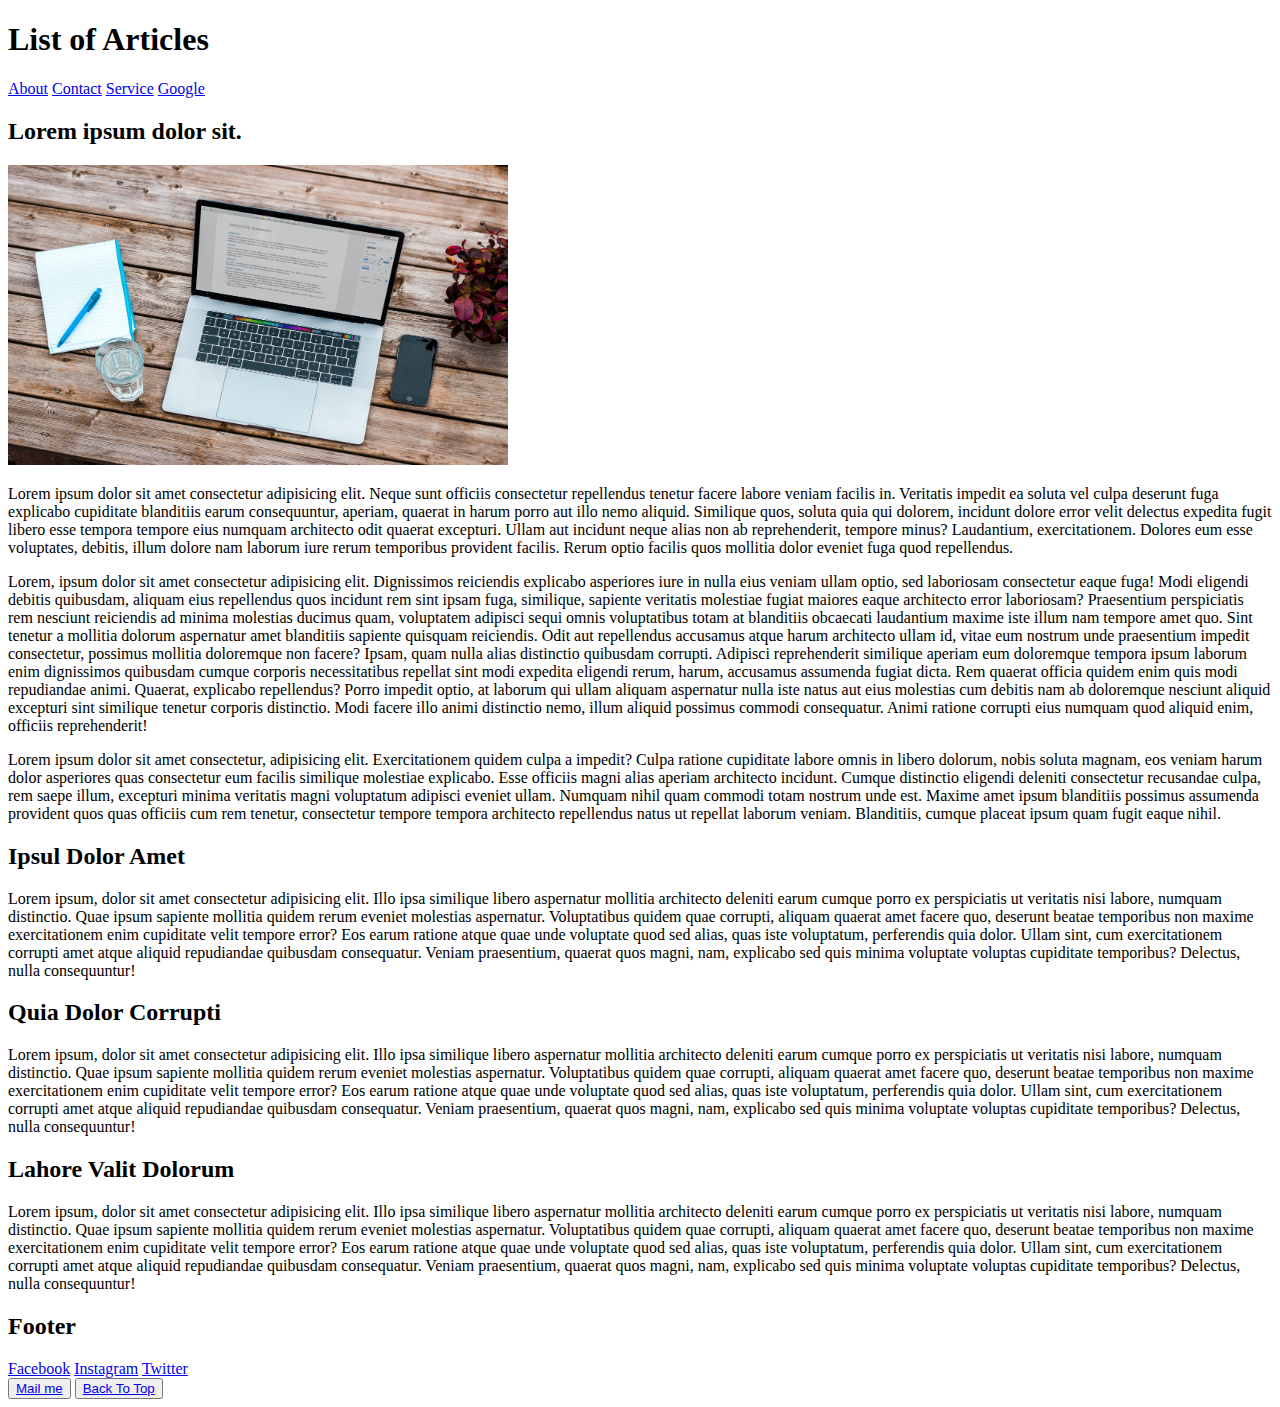
<file: block-BHaaak/index.html>
<!DOCTYPE html>
<html lang="en">
  <head>
    <meta charset="UTF-8" />
    <meta http-equiv="X-UA-Compatible" content="IE=edge" />
    <meta name="viewport" content="width=device-width, initial-scale=1.0" />
    <title>Assignment level-1</title>
  </head>
  <body id="top">
    <header>
      <div>
        <h1>List of Articles</h1>
        <nav>
          <a href="./about.html">About</a>
          <a href="./contact.html">Contact</a>
          <a href="./service.html">Service</a>
          <a href="https://google.com" target="_blank">Google</a>
        </nav>
      </div>
    </header>
    <main>
      <section>
        <article>
          <h2>Lorem ipsum dolor sit.</h2>
          <img
            src="./assets/media/bram-naus-n8Qb1ZAkK88-unsplash.jpg"
            alt="profile"
            width="500"
            height="300"
          />
          <p>
            Lorem ipsum dolor sit amet consectetur adipisicing elit. Neque sunt
            officiis consectetur repellendus tenetur facere labore veniam
            facilis in. Veritatis impedit ea soluta vel culpa deserunt fuga
            explicabo cupiditate blanditiis earum consequuntur, aperiam, quaerat
            in harum porro aut illo nemo aliquid. Similique quos, soluta quia
            qui dolorem, incidunt dolore error velit delectus expedita fugit
            libero esse tempora tempore eius numquam architecto odit quaerat
            excepturi. Ullam aut incidunt neque alias non ab reprehenderit,
            tempore minus? Laudantium, exercitationem. Dolores eum esse
            voluptates, debitis, illum dolore nam laborum iure rerum temporibus
            provident facilis. Rerum optio facilis quos mollitia dolor eveniet
            fuga quod repellendus.
          </p>
          <p>
            Lorem, ipsum dolor sit amet consectetur adipisicing elit.
            Dignissimos reiciendis explicabo asperiores iure in nulla eius
            veniam ullam optio, sed laboriosam consectetur eaque fuga! Modi
            eligendi debitis quibusdam, aliquam eius repellendus quos incidunt
            rem sint ipsam fuga, similique, sapiente veritatis molestiae fugiat
            maiores eaque architecto error laboriosam? Praesentium perspiciatis
            rem nesciunt reiciendis ad minima molestias ducimus quam, voluptatem
            adipisci sequi omnis voluptatibus totam at blanditiis obcaecati
            laudantium maxime iste illum nam tempore amet quo. Sint tenetur a
            mollitia dolorum aspernatur amet blanditiis sapiente quisquam
            reiciendis. Odit aut repellendus accusamus atque harum architecto
            ullam id, vitae eum nostrum unde praesentium impedit consectetur,
            possimus mollitia doloremque non facere? Ipsam, quam nulla alias
            distinctio quibusdam corrupti. Adipisci reprehenderit similique
            aperiam eum doloremque tempora ipsum laborum enim dignissimos
            quibusdam cumque corporis necessitatibus repellat sint modi expedita
            eligendi rerum, harum, accusamus assumenda fugiat dicta. Rem quaerat
            officia quidem enim quis modi repudiandae animi. Quaerat, explicabo
            repellendus? Porro impedit optio, at laborum qui ullam aliquam
            aspernatur nulla iste natus aut eius molestias cum debitis nam ab
            doloremque nesciunt aliquid excepturi sint similique tenetur
            corporis distinctio. Modi facere illo animi distinctio nemo, illum
            aliquid possimus commodi consequatur. Animi ratione corrupti eius
            numquam quod aliquid enim, officiis reprehenderit!
          </p>
          <p>
            Lorem ipsum dolor sit amet consectetur, adipisicing elit.
            Exercitationem quidem culpa a impedit? Culpa ratione cupiditate
            labore omnis in libero dolorum, nobis soluta magnam, eos veniam
            harum dolor asperiores quas consectetur eum facilis similique
            molestiae explicabo. Esse officiis magni alias aperiam architecto
            incidunt. Cumque distinctio eligendi deleniti consectetur recusandae
            culpa, rem saepe illum, excepturi minima veritatis magni voluptatum
            adipisci eveniet ullam. Numquam nihil quam commodi totam nostrum
            unde est. Maxime amet ipsum blanditiis possimus assumenda provident
            quos quas officiis cum rem tenetur, consectetur tempore tempora
            architecto repellendus natus ut repellat laborum veniam. Blanditiis,
            cumque placeat ipsum quam fugit eaque nihil.
          </p>
          <h2>Ipsul Dolor Amet</h2>
          <p>
            Lorem ipsum, dolor sit amet consectetur adipisicing elit. Illo ipsa
            similique libero aspernatur mollitia architecto deleniti earum
            cumque porro ex perspiciatis ut veritatis nisi labore, numquam
            distinctio. Quae ipsum sapiente mollitia quidem rerum eveniet
            molestias aspernatur. Voluptatibus quidem quae corrupti, aliquam
            quaerat amet facere quo, deserunt beatae temporibus non maxime
            exercitationem enim cupiditate velit tempore error? Eos earum
            ratione atque quae unde voluptate quod sed alias, quas iste
            voluptatum, perferendis quia dolor. Ullam sint, cum exercitationem
            corrupti amet atque aliquid repudiandae quibusdam consequatur.
            Veniam praesentium, quaerat quos magni, nam, explicabo sed quis
            minima voluptate voluptas cupiditate temporibus? Delectus, nulla
            consequuntur!
          </p>
          <h2>Quia Dolor Corrupti</h2>
          <p>
            Lorem ipsum, dolor sit amet consectetur adipisicing elit. Illo ipsa
            similique libero aspernatur mollitia architecto deleniti earum
            cumque porro ex perspiciatis ut veritatis nisi labore, numquam
            distinctio. Quae ipsum sapiente mollitia quidem rerum eveniet
            molestias aspernatur. Voluptatibus quidem quae corrupti, aliquam
            quaerat amet facere quo, deserunt beatae temporibus non maxime
            exercitationem enim cupiditate velit tempore error? Eos earum
            ratione atque quae unde voluptate quod sed alias, quas iste
            voluptatum, perferendis quia dolor. Ullam sint, cum exercitationem
            corrupti amet atque aliquid repudiandae quibusdam consequatur.
            Veniam praesentium, quaerat quos magni, nam, explicabo sed quis
            minima voluptate voluptas cupiditate temporibus? Delectus, nulla
            consequuntur!
          </p>
          <h2>Lahore Valit Dolorum</h2>
          <p>
            Lorem ipsum, dolor sit amet consectetur adipisicing elit. Illo ipsa
            similique libero aspernatur mollitia architecto deleniti earum
            cumque porro ex perspiciatis ut veritatis nisi labore, numquam
            distinctio. Quae ipsum sapiente mollitia quidem rerum eveniet
            molestias aspernatur. Voluptatibus quidem quae corrupti, aliquam
            quaerat amet facere quo, deserunt beatae temporibus non maxime
            exercitationem enim cupiditate velit tempore error? Eos earum
            ratione atque quae unde voluptate quod sed alias, quas iste
            voluptatum, perferendis quia dolor. Ullam sint, cum exercitationem
            corrupti amet atque aliquid repudiandae quibusdam consequatur.
            Veniam praesentium, quaerat quos magni, nam, explicabo sed quis
            minima voluptate voluptas cupiditate temporibus? Delectus, nulla
            consequuntur!
          </p>
        </article>
      </section>
    </main>
    <footer>
      <h2>Footer</h2>
      <nav>
        <a href="https://www.facebook.com/" target="_blank">Facebook</a>
        <a href="https://www.instagram.com/" target="_blank">Instagram</a>
        <a href="https://twitter.com/home" target="_blank">Twitter</a>
      </nav>
      <div>
        <button>
          <a
            href="mailto:xyz@example.com?subject=Reacching%20Out&body=How%20Are%20You?"
            >Mail me</a
          >
        </button>
        <button><a href="#Top">Back To Top</a></button>
      </div>
    </footer>
  </body>
</html>
</file>
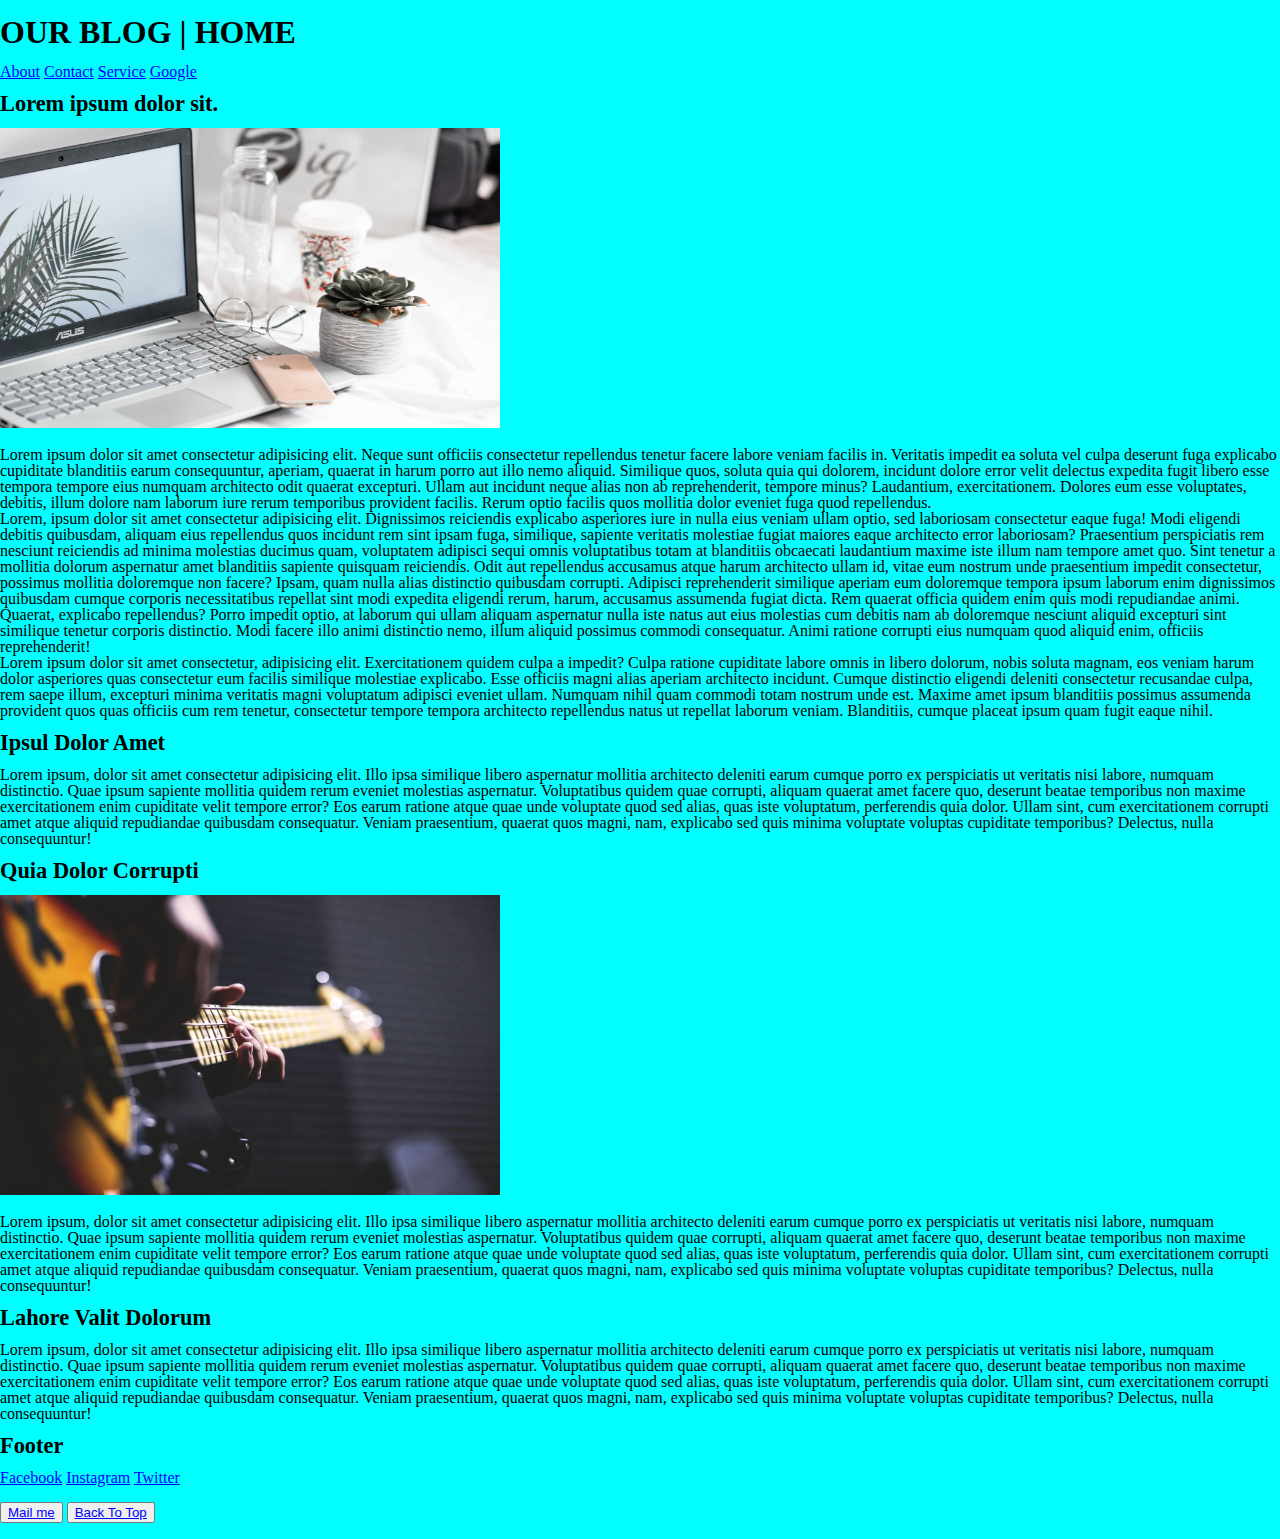
<file: block-BHaaam/index.html>
<!DOCTYPE html>
<html lang="en">
  <head>
    <meta charset="UTF-8" />
    <meta http-equiv="X-UA-Compatible" content="IE=edge" />
    <meta name="viewport" content="width=device-width, initial-scale=1.0" />
    <title>Assignment level-2</title>
    <link rel="stylesheet" href="./stylesheets/style.css" />
  </head>
  <body id="top" class="Bg-color1">
    <header>
      <div>
        <h1>OUR BLOG | HOME</h1>
        <nav>
          <a href="./about.html">About</a>
          <a href="./contact.html">Contact</a>
          <a href="./service.html">Service</a>
          <a href="https://google.com" target="_blank">Google</a>
        </nav>
      </div>
    </header>
    <main>
      <article>
        <h2>Lorem ipsum dolor sit.</h2>
        <img
          src="./media/aleksander-vlad-jiVeo0i1EB4-unsplash.jpg"
          alt="profile"
          width="500"
          height="300"
        />
        <p>
          Lorem ipsum dolor sit amet consectetur adipisicing elit. Neque sunt
          officiis consectetur repellendus tenetur facere labore veniam facilis
          in. Veritatis impedit ea soluta vel culpa deserunt fuga explicabo
          cupiditate blanditiis earum consequuntur, aperiam, quaerat in harum
          porro aut illo nemo aliquid. Similique quos, soluta quia qui dolorem,
          incidunt dolore error velit delectus expedita fugit libero esse
          tempora tempore eius numquam architecto odit quaerat excepturi. Ullam
          aut incidunt neque alias non ab reprehenderit, tempore minus?
          Laudantium, exercitationem. Dolores eum esse voluptates, debitis,
          illum dolore nam laborum iure rerum temporibus provident facilis.
          Rerum optio facilis quos mollitia dolor eveniet fuga quod repellendus.
        </p>
        <p>
          Lorem, ipsum dolor sit amet consectetur adipisicing elit. Dignissimos
          reiciendis explicabo asperiores iure in nulla eius veniam ullam optio,
          sed laboriosam consectetur eaque fuga! Modi eligendi debitis
          quibusdam, aliquam eius repellendus quos incidunt rem sint ipsam fuga,
          similique, sapiente veritatis molestiae fugiat maiores eaque
          architecto error laboriosam? Praesentium perspiciatis rem nesciunt
          reiciendis ad minima molestias ducimus quam, voluptatem adipisci sequi
          omnis voluptatibus totam at blanditiis obcaecati laudantium maxime
          iste illum nam tempore amet quo. Sint tenetur a mollitia dolorum
          aspernatur amet blanditiis sapiente quisquam reiciendis. Odit aut
          repellendus accusamus atque harum architecto ullam id, vitae eum
          nostrum unde praesentium impedit consectetur, possimus mollitia
          doloremque non facere? Ipsam, quam nulla alias distinctio quibusdam
          corrupti. Adipisci reprehenderit similique aperiam eum doloremque
          tempora ipsum laborum enim dignissimos quibusdam cumque corporis
          necessitatibus repellat sint modi expedita eligendi rerum, harum,
          accusamus assumenda fugiat dicta. Rem quaerat officia quidem enim quis
          modi repudiandae animi. Quaerat, explicabo repellendus? Porro impedit
          optio, at laborum qui ullam aliquam aspernatur nulla iste natus aut
          eius molestias cum debitis nam ab doloremque nesciunt aliquid
          excepturi sint similique tenetur corporis distinctio. Modi facere illo
          animi distinctio nemo, illum aliquid possimus commodi consequatur.
          Animi ratione corrupti eius numquam quod aliquid enim, officiis
          reprehenderit!
        </p>
        <p>
          Lorem ipsum dolor sit amet consectetur, adipisicing elit.
          Exercitationem quidem culpa a impedit? Culpa ratione cupiditate labore
          omnis in libero dolorum, nobis soluta magnam, eos veniam harum dolor
          asperiores quas consectetur eum facilis similique molestiae explicabo.
          Esse officiis magni alias aperiam architecto incidunt. Cumque
          distinctio eligendi deleniti consectetur recusandae culpa, rem saepe
          illum, excepturi minima veritatis magni voluptatum adipisci eveniet
          ullam. Numquam nihil quam commodi totam nostrum unde est. Maxime amet
          ipsum blanditiis possimus assumenda provident quos quas officiis cum
          rem tenetur, consectetur tempore tempora architecto repellendus natus
          ut repellat laborum veniam. Blanditiis, cumque placeat ipsum quam
          fugit eaque nihil.
        </p>
        <h2>Ipsul Dolor Amet</h2>
        <p>
          Lorem ipsum, dolor sit amet consectetur adipisicing elit. Illo ipsa
          similique libero aspernatur mollitia architecto deleniti earum cumque
          porro ex perspiciatis ut veritatis nisi labore, numquam distinctio.
          Quae ipsum sapiente mollitia quidem rerum eveniet molestias
          aspernatur. Voluptatibus quidem quae corrupti, aliquam quaerat amet
          facere quo, deserunt beatae temporibus non maxime exercitationem enim
          cupiditate velit tempore error? Eos earum ratione atque quae unde
          voluptate quod sed alias, quas iste voluptatum, perferendis quia
          dolor. Ullam sint, cum exercitationem corrupti amet atque aliquid
          repudiandae quibusdam consequatur. Veniam praesentium, quaerat quos
          magni, nam, explicabo sed quis minima voluptate voluptas cupiditate
          temporibus? Delectus, nulla consequuntur!
        </p>
      </article>
      <article>
        <h2>Quia Dolor Corrupti</h2>
        <img src="./media/one.jpg" alt="Guitar1" width="500" height="300" />
        <p>
          Lorem ipsum, dolor sit amet consectetur adipisicing elit. Illo ipsa
          similique libero aspernatur mollitia architecto deleniti earum cumque
          porro ex perspiciatis ut veritatis nisi labore, numquam distinctio.
          Quae ipsum sapiente mollitia quidem rerum eveniet molestias
          aspernatur. Voluptatibus quidem quae corrupti, aliquam quaerat amet
          facere quo, deserunt beatae temporibus non maxime exercitationem enim
          cupiditate velit tempore error? Eos earum ratione atque quae unde
          voluptate quod sed alias, quas iste voluptatum, perferendis quia
          dolor. Ullam sint, cum exercitationem corrupti amet atque aliquid
          repudiandae quibusdam consequatur. Veniam praesentium, quaerat quos
          magni, nam, explicabo sed quis minima voluptate voluptas cupiditate
          temporibus? Delectus, nulla consequuntur!
        </p>
        <h2>Lahore Valit Dolorum</h2>
        <p>
          Lorem ipsum, dolor sit amet consectetur adipisicing elit. Illo ipsa
          similique libero aspernatur mollitia architecto deleniti earum cumque
          porro ex perspiciatis ut veritatis nisi labore, numquam distinctio.
          Quae ipsum sapiente mollitia quidem rerum eveniet molestias
          aspernatur. Voluptatibus quidem quae corrupti, aliquam quaerat amet
          facere quo, deserunt beatae temporibus non maxime exercitationem enim
          cupiditate velit tempore error? Eos earum ratione atque quae unde
          voluptate quod sed alias, quas iste voluptatum, perferendis quia
          dolor. Ullam sint, cum exercitationem corrupti amet atque aliquid
          repudiandae quibusdam consequatur. Veniam praesentium, quaerat quos
          magni, nam, explicabo sed quis minima voluptate voluptas cupiditate
          temporibus? Delectus, nulla consequuntur!
        </p>
      </article>
    </main>
    <footer>
      <h2>Footer</h2>
      <nav>
        <a href="https://www.facebook.com/" target="_blank">Facebook</a>
        <a href="https://www.instagram.com/" target="_blank">Instagram</a>
        <a href="https://twitter.com/home" target="_blank">Twitter</a>
      </nav>
      <div>
        <button>
          <a
            href="mailto:xyz@example.com?subject=Reacching%20Out&body=How%20Are%20You?"
            >Mail me</a
          >
        </button>
        <button><a href="#Top">Back To Top</a></button>
      </div>
    </footer>
  </body>
</html>
</file>
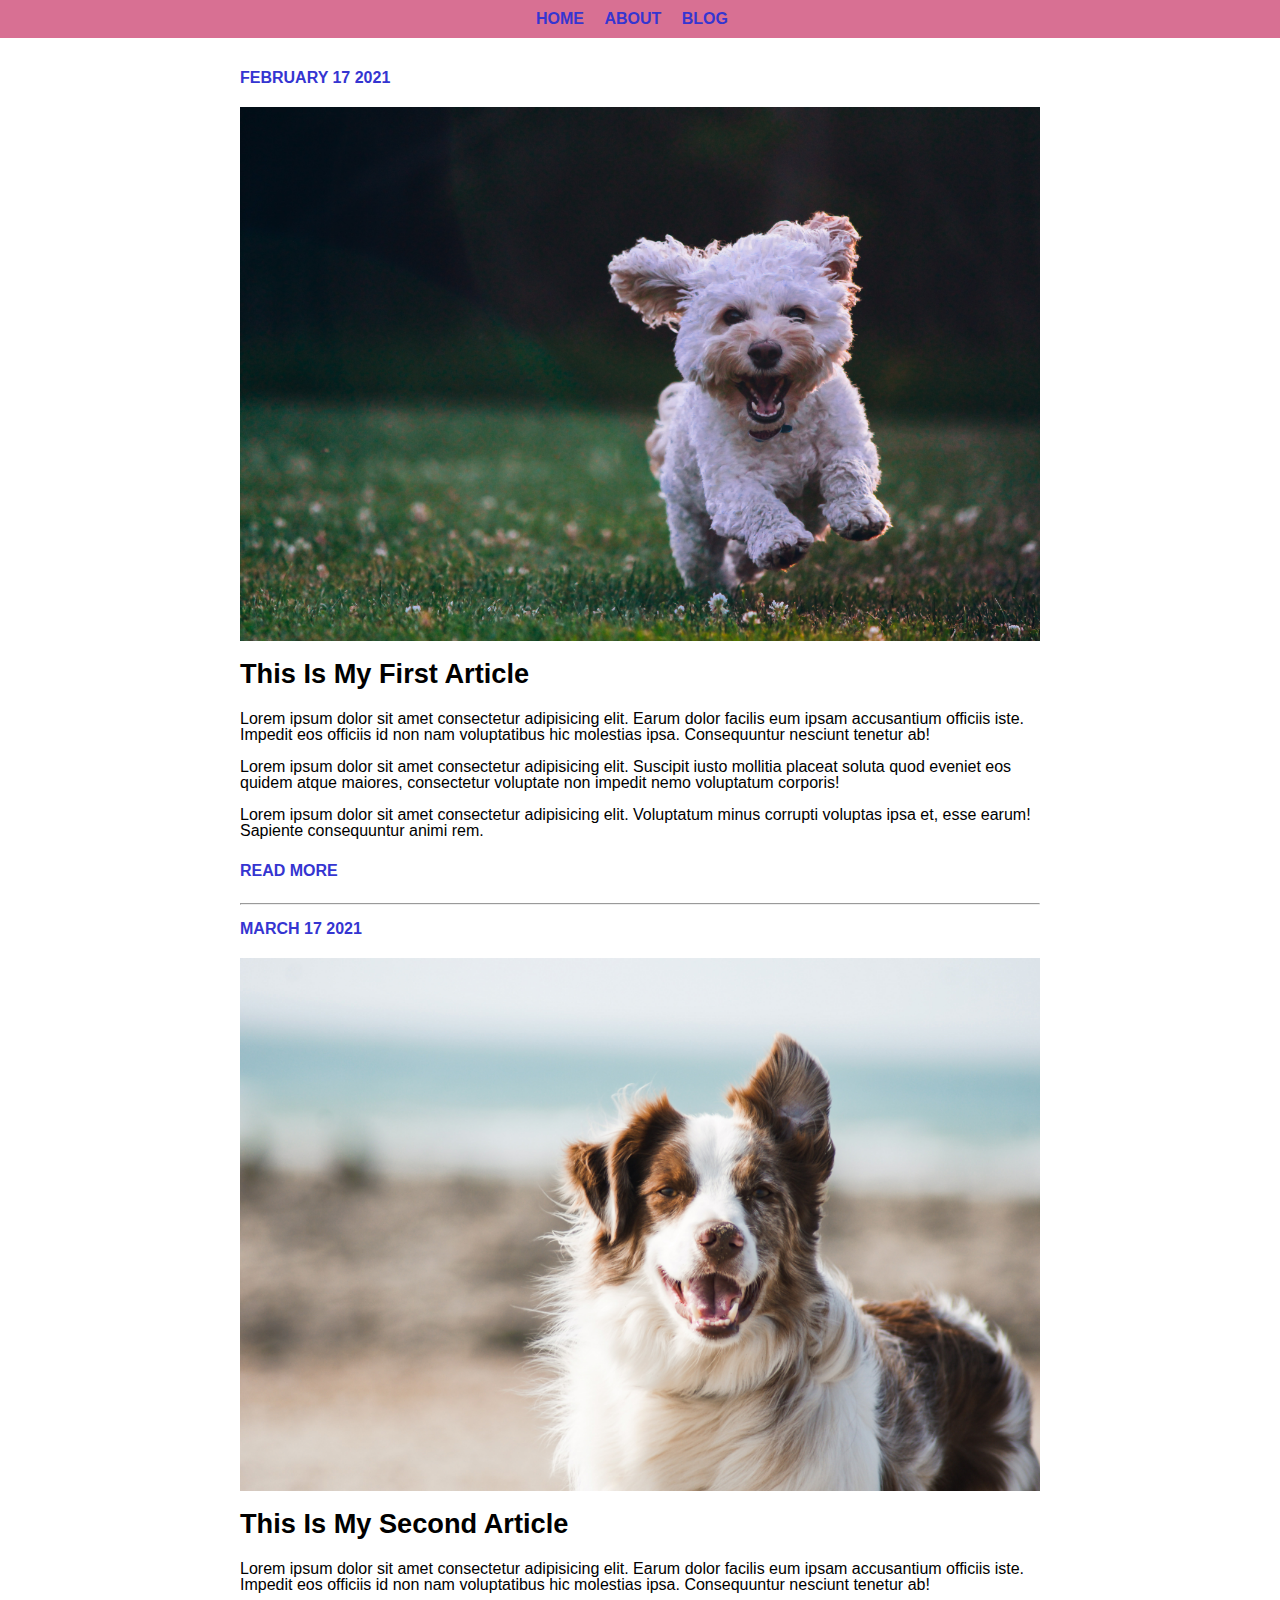
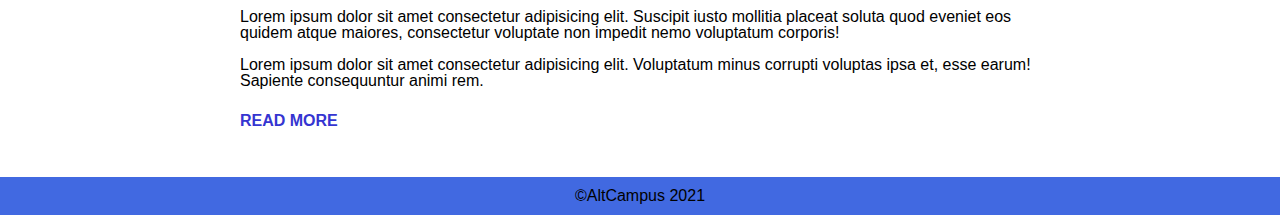
<file: block-BHaaan/index.html>
<!DOCTYPE html>
<html lang="en">
  <head>
    <meta charset="UTF-8" />
    <meta http-equiv="X-UA-Compatible" content="IE=edge" />
    <meta name="viewport" content="width=device-width, initial-scale=1.0" />
    <title>Assignment-level-3</title>
    <link rel="stylesheet" href="./stylesheets/style.css" />
  </head>
  <body>
    <header class="header">
      <nav class="nav_bar">
        <a href="#">HOME</a>
        <a href="#">ABOUT</a>
        <a href="#">BLOG</a>
      </nav>
    </header>
    <main>
      <section class="container">
        <article class="art art-1">
          <time class="time" datetime="17-02-2021">FEBRUARY 17 2021</time>
          <img src="./media/joe-caione-qO-PIF84Vxg-unsplash.jpg" alt="Dog-1" />
          <h2>This Is My First Article</h2>
          <p>
            Lorem ipsum dolor sit amet consectetur adipisicing elit. Earum dolor
            facilis eum ipsam accusantium officiis iste. Impedit eos officiis id
            non nam voluptatibus hic molestias ipsa. Consequuntur nesciunt
            tenetur ab!
          </p>
          <p>
            Lorem ipsum dolor sit amet consectetur adipisicing elit. Suscipit
            iusto mollitia placeat soluta quod eveniet eos quidem atque maiores,
            consectetur voluptate non impedit nemo voluptatum corporis!
          </p>
          <p>
            Lorem ipsum dolor sit amet consectetur adipisicing elit. Voluptatum
            minus corrupti voluptas ipsa et, esse earum! Sapiente consequuntur
            animi rem.
          </p>
          <a href="#" class="btn">READ MORE</a>
          <hr class="line" />
        </article>
        <article class="art art-2">
          <time class="time" datetime="17-03-2021">MARCH 17 2021</time>
          <img
            src="./media/pauline-loroy-U3aF7hgUSrk-unsplash.jpg"
            alt="Dog-1"
          />
          <h2>This Is My Second Article</h2>
          <p>
            Lorem ipsum dolor sit amet consectetur adipisicing elit. Earum dolor
            facilis eum ipsam accusantium officiis iste. Impedit eos officiis id
            non nam voluptatibus hic molestias ipsa. Consequuntur nesciunt
            tenetur ab!
          </p>
          <p>
            Lorem ipsum dolor sit amet consectetur adipisicing elit. Suscipit
            iusto mollitia placeat soluta quod eveniet eos quidem atque maiores,
            consectetur voluptate non impedit nemo voluptatum corporis!
          </p>
          <p>
            Lorem ipsum dolor sit amet consectetur adipisicing elit. Voluptatum
            minus corrupti voluptas ipsa et, esse earum! Sapiente consequuntur
            animi rem.
          </p>
          <a href="#" class="btn">READ MORE</a>
        </article>
      </section>
    </main>
    <footer class="footer">
      <small>&copy;AltCampus 2021</small>
    </footer>
  </body>
</html>
</file>
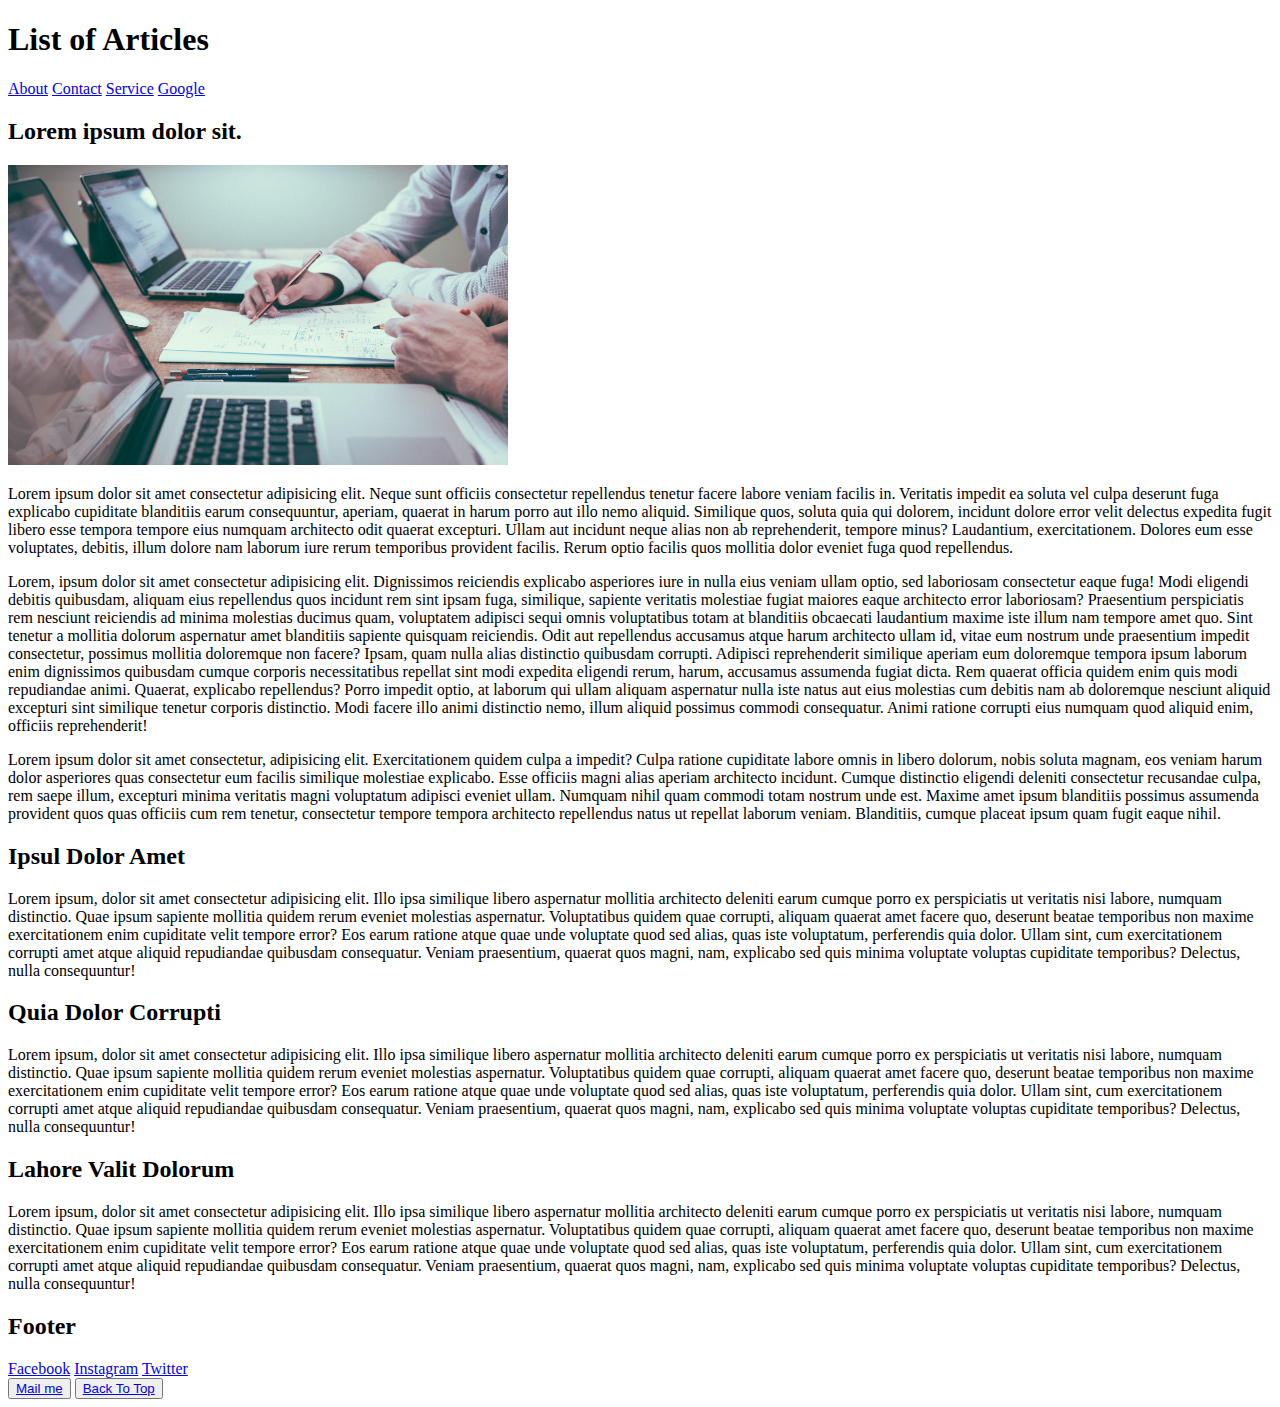
<file: block-BHaaak/about.html>
<!DOCTYPE html>
<html lang="en">
  <head>
    <meta charset="UTF-8" />
    <meta http-equiv="X-UA-Compatible" content="IE=edge" />
    <meta name="viewport" content="width=device-width, initial-scale=1.0" />
    <title>Assignment level-1</title>
  </head>
  <body id="top">
    <header>
      <div>
        <h1>List of Articles</h1>
        <nav>
          <a href="./about.html">About</a>
          <a href="./contact.html">Contact</a>
          <a href="./service.html">Service</a>
          <a href="https://google.com" target="_blank">Google</a>
        </nav>
      </div>
    </header>
    <main>
      <section>
        <article>
          <h2>Lorem ipsum dolor sit.</h2>
          <img
            src="./assets/media/scott-graham-5fNmWej4tAA-unsplash.jpg"
            alt="profile"
            width="500"
            height="300"
          />
          <p>
            Lorem ipsum dolor sit amet consectetur adipisicing elit. Neque sunt
            officiis consectetur repellendus tenetur facere labore veniam
            facilis in. Veritatis impedit ea soluta vel culpa deserunt fuga
            explicabo cupiditate blanditiis earum consequuntur, aperiam, quaerat
            in harum porro aut illo nemo aliquid. Similique quos, soluta quia
            qui dolorem, incidunt dolore error velit delectus expedita fugit
            libero esse tempora tempore eius numquam architecto odit quaerat
            excepturi. Ullam aut incidunt neque alias non ab reprehenderit,
            tempore minus? Laudantium, exercitationem. Dolores eum esse
            voluptates, debitis, illum dolore nam laborum iure rerum temporibus
            provident facilis. Rerum optio facilis quos mollitia dolor eveniet
            fuga quod repellendus.
          </p>
          <p>
            Lorem, ipsum dolor sit amet consectetur adipisicing elit.
            Dignissimos reiciendis explicabo asperiores iure in nulla eius
            veniam ullam optio, sed laboriosam consectetur eaque fuga! Modi
            eligendi debitis quibusdam, aliquam eius repellendus quos incidunt
            rem sint ipsam fuga, similique, sapiente veritatis molestiae fugiat
            maiores eaque architecto error laboriosam? Praesentium perspiciatis
            rem nesciunt reiciendis ad minima molestias ducimus quam, voluptatem
            adipisci sequi omnis voluptatibus totam at blanditiis obcaecati
            laudantium maxime iste illum nam tempore amet quo. Sint tenetur a
            mollitia dolorum aspernatur amet blanditiis sapiente quisquam
            reiciendis. Odit aut repellendus accusamus atque harum architecto
            ullam id, vitae eum nostrum unde praesentium impedit consectetur,
            possimus mollitia doloremque non facere? Ipsam, quam nulla alias
            distinctio quibusdam corrupti. Adipisci reprehenderit similique
            aperiam eum doloremque tempora ipsum laborum enim dignissimos
            quibusdam cumque corporis necessitatibus repellat sint modi expedita
            eligendi rerum, harum, accusamus assumenda fugiat dicta. Rem quaerat
            officia quidem enim quis modi repudiandae animi. Quaerat, explicabo
            repellendus? Porro impedit optio, at laborum qui ullam aliquam
            aspernatur nulla iste natus aut eius molestias cum debitis nam ab
            doloremque nesciunt aliquid excepturi sint similique tenetur
            corporis distinctio. Modi facere illo animi distinctio nemo, illum
            aliquid possimus commodi consequatur. Animi ratione corrupti eius
            numquam quod aliquid enim, officiis reprehenderit!
          </p>
          <p>
            Lorem ipsum dolor sit amet consectetur, adipisicing elit.
            Exercitationem quidem culpa a impedit? Culpa ratione cupiditate
            labore omnis in libero dolorum, nobis soluta magnam, eos veniam
            harum dolor asperiores quas consectetur eum facilis similique
            molestiae explicabo. Esse officiis magni alias aperiam architecto
            incidunt. Cumque distinctio eligendi deleniti consectetur recusandae
            culpa, rem saepe illum, excepturi minima veritatis magni voluptatum
            adipisci eveniet ullam. Numquam nihil quam commodi totam nostrum
            unde est. Maxime amet ipsum blanditiis possimus assumenda provident
            quos quas officiis cum rem tenetur, consectetur tempore tempora
            architecto repellendus natus ut repellat laborum veniam. Blanditiis,
            cumque placeat ipsum quam fugit eaque nihil.
          </p>
          <h2>Ipsul Dolor Amet</h2>
          <p>
            Lorem ipsum, dolor sit amet consectetur adipisicing elit. Illo ipsa
            similique libero aspernatur mollitia architecto deleniti earum
            cumque porro ex perspiciatis ut veritatis nisi labore, numquam
            distinctio. Quae ipsum sapiente mollitia quidem rerum eveniet
            molestias aspernatur. Voluptatibus quidem quae corrupti, aliquam
            quaerat amet facere quo, deserunt beatae temporibus non maxime
            exercitationem enim cupiditate velit tempore error? Eos earum
            ratione atque quae unde voluptate quod sed alias, quas iste
            voluptatum, perferendis quia dolor. Ullam sint, cum exercitationem
            corrupti amet atque aliquid repudiandae quibusdam consequatur.
            Veniam praesentium, quaerat quos magni, nam, explicabo sed quis
            minima voluptate voluptas cupiditate temporibus? Delectus, nulla
            consequuntur!
          </p>
          <h2>Quia Dolor Corrupti</h2>
          <p>
            Lorem ipsum, dolor sit amet consectetur adipisicing elit. Illo ipsa
            similique libero aspernatur mollitia architecto deleniti earum
            cumque porro ex perspiciatis ut veritatis nisi labore, numquam
            distinctio. Quae ipsum sapiente mollitia quidem rerum eveniet
            molestias aspernatur. Voluptatibus quidem quae corrupti, aliquam
            quaerat amet facere quo, deserunt beatae temporibus non maxime
            exercitationem enim cupiditate velit tempore error? Eos earum
            ratione atque quae unde voluptate quod sed alias, quas iste
            voluptatum, perferendis quia dolor. Ullam sint, cum exercitationem
            corrupti amet atque aliquid repudiandae quibusdam consequatur.
            Veniam praesentium, quaerat quos magni, nam, explicabo sed quis
            minima voluptate voluptas cupiditate temporibus? Delectus, nulla
            consequuntur!
          </p>
          <h2>Lahore Valit Dolorum</h2>
          <p>
            Lorem ipsum, dolor sit amet consectetur adipisicing elit. Illo ipsa
            similique libero aspernatur mollitia architecto deleniti earum
            cumque porro ex perspiciatis ut veritatis nisi labore, numquam
            distinctio. Quae ipsum sapiente mollitia quidem rerum eveniet
            molestias aspernatur. Voluptatibus quidem quae corrupti, aliquam
            quaerat amet facere quo, deserunt beatae temporibus non maxime
            exercitationem enim cupiditate velit tempore error? Eos earum
            ratione atque quae unde voluptate quod sed alias, quas iste
            voluptatum, perferendis quia dolor. Ullam sint, cum exercitationem
            corrupti amet atque aliquid repudiandae quibusdam consequatur.
            Veniam praesentium, quaerat quos magni, nam, explicabo sed quis
            minima voluptate voluptas cupiditate temporibus? Delectus, nulla
            consequuntur!
          </p>
        </article>
      </section>
    </main>
    <footer>
      <h2>Footer</h2>
      <nav>
        <a href="https://www.facebook.com/" target="_blank">Facebook</a>
        <a href="https://www.instagram.com/" target="_blank">Instagram</a>
        <a href="https://twitter.com/home" target="_blank">Twitter</a>
      </nav>
      <div>
        <button>
          <a
            href="mailto:xyz@example.com?subject=Reacching%20Out&body=How%20Are%20You?"
            >Mail me</a
          >
        </button>
        <button><a href="#Top">Back To Top</a></button>
      </div>
    </footer>
  </body>
</html>
</file>
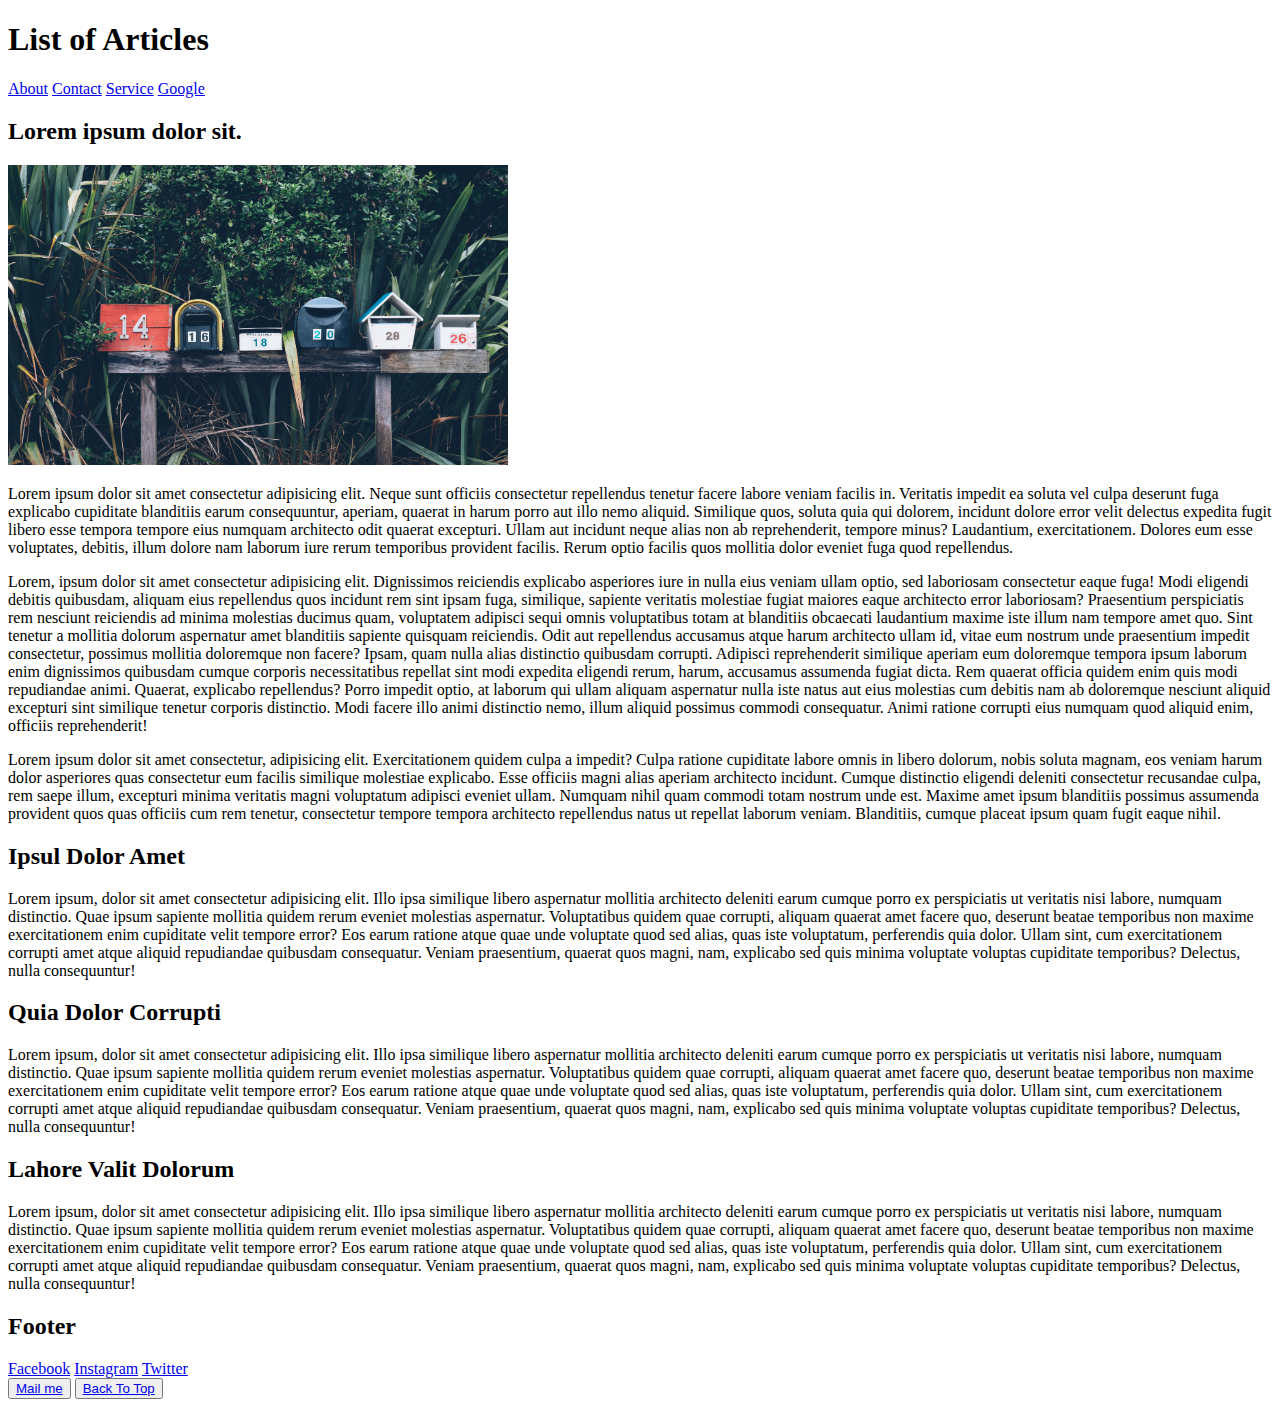
<file: block-BHaaak/contact.html>
<!DOCTYPE html>
<html lang="en">
  <head>
    <meta charset="UTF-8" />
    <meta http-equiv="X-UA-Compatible" content="IE=edge" />
    <meta name="viewport" content="width=device-width, initial-scale=1.0" />
    <title>Assignment level-1</title>
  </head>
  <body id="top">
    <header>
      <div>
        <h1>List of Articles</h1>
        <nav>
          <a href="./about.html">About</a>
          <a href="./contact.html">Contact</a>
          <a href="./service.html">Service</a>
          <a href="https://google.com" target="_blank">Google</a>
        </nav>
      </div>
    </header>
    <main>
      <section>
        <article>
          <h2>Lorem ipsum dolor sit.</h2>
          <img
            src="./assets/media/mathyas-kurmann-fb7yNPbT0l8-unsplash.jpg"
            alt="profile"
            width="500"
            height="300"
          />
          <p>
            Lorem ipsum dolor sit amet consectetur adipisicing elit. Neque sunt
            officiis consectetur repellendus tenetur facere labore veniam
            facilis in. Veritatis impedit ea soluta vel culpa deserunt fuga
            explicabo cupiditate blanditiis earum consequuntur, aperiam, quaerat
            in harum porro aut illo nemo aliquid. Similique quos, soluta quia
            qui dolorem, incidunt dolore error velit delectus expedita fugit
            libero esse tempora tempore eius numquam architecto odit quaerat
            excepturi. Ullam aut incidunt neque alias non ab reprehenderit,
            tempore minus? Laudantium, exercitationem. Dolores eum esse
            voluptates, debitis, illum dolore nam laborum iure rerum temporibus
            provident facilis. Rerum optio facilis quos mollitia dolor eveniet
            fuga quod repellendus.
          </p>
          <p>
            Lorem, ipsum dolor sit amet consectetur adipisicing elit.
            Dignissimos reiciendis explicabo asperiores iure in nulla eius
            veniam ullam optio, sed laboriosam consectetur eaque fuga! Modi
            eligendi debitis quibusdam, aliquam eius repellendus quos incidunt
            rem sint ipsam fuga, similique, sapiente veritatis molestiae fugiat
            maiores eaque architecto error laboriosam? Praesentium perspiciatis
            rem nesciunt reiciendis ad minima molestias ducimus quam, voluptatem
            adipisci sequi omnis voluptatibus totam at blanditiis obcaecati
            laudantium maxime iste illum nam tempore amet quo. Sint tenetur a
            mollitia dolorum aspernatur amet blanditiis sapiente quisquam
            reiciendis. Odit aut repellendus accusamus atque harum architecto
            ullam id, vitae eum nostrum unde praesentium impedit consectetur,
            possimus mollitia doloremque non facere? Ipsam, quam nulla alias
            distinctio quibusdam corrupti. Adipisci reprehenderit similique
            aperiam eum doloremque tempora ipsum laborum enim dignissimos
            quibusdam cumque corporis necessitatibus repellat sint modi expedita
            eligendi rerum, harum, accusamus assumenda fugiat dicta. Rem quaerat
            officia quidem enim quis modi repudiandae animi. Quaerat, explicabo
            repellendus? Porro impedit optio, at laborum qui ullam aliquam
            aspernatur nulla iste natus aut eius molestias cum debitis nam ab
            doloremque nesciunt aliquid excepturi sint similique tenetur
            corporis distinctio. Modi facere illo animi distinctio nemo, illum
            aliquid possimus commodi consequatur. Animi ratione corrupti eius
            numquam quod aliquid enim, officiis reprehenderit!
          </p>
          <p>
            Lorem ipsum dolor sit amet consectetur, adipisicing elit.
            Exercitationem quidem culpa a impedit? Culpa ratione cupiditate
            labore omnis in libero dolorum, nobis soluta magnam, eos veniam
            harum dolor asperiores quas consectetur eum facilis similique
            molestiae explicabo. Esse officiis magni alias aperiam architecto
            incidunt. Cumque distinctio eligendi deleniti consectetur recusandae
            culpa, rem saepe illum, excepturi minima veritatis magni voluptatum
            adipisci eveniet ullam. Numquam nihil quam commodi totam nostrum
            unde est. Maxime amet ipsum blanditiis possimus assumenda provident
            quos quas officiis cum rem tenetur, consectetur tempore tempora
            architecto repellendus natus ut repellat laborum veniam. Blanditiis,
            cumque placeat ipsum quam fugit eaque nihil.
          </p>
          <h2>Ipsul Dolor Amet</h2>
          <p>
            Lorem ipsum, dolor sit amet consectetur adipisicing elit. Illo ipsa
            similique libero aspernatur mollitia architecto deleniti earum
            cumque porro ex perspiciatis ut veritatis nisi labore, numquam
            distinctio. Quae ipsum sapiente mollitia quidem rerum eveniet
            molestias aspernatur. Voluptatibus quidem quae corrupti, aliquam
            quaerat amet facere quo, deserunt beatae temporibus non maxime
            exercitationem enim cupiditate velit tempore error? Eos earum
            ratione atque quae unde voluptate quod sed alias, quas iste
            voluptatum, perferendis quia dolor. Ullam sint, cum exercitationem
            corrupti amet atque aliquid repudiandae quibusdam consequatur.
            Veniam praesentium, quaerat quos magni, nam, explicabo sed quis
            minima voluptate voluptas cupiditate temporibus? Delectus, nulla
            consequuntur!
          </p>
          <h2>Quia Dolor Corrupti</h2>
          <p>
            Lorem ipsum, dolor sit amet consectetur adipisicing elit. Illo ipsa
            similique libero aspernatur mollitia architecto deleniti earum
            cumque porro ex perspiciatis ut veritatis nisi labore, numquam
            distinctio. Quae ipsum sapiente mollitia quidem rerum eveniet
            molestias aspernatur. Voluptatibus quidem quae corrupti, aliquam
            quaerat amet facere quo, deserunt beatae temporibus non maxime
            exercitationem enim cupiditate velit tempore error? Eos earum
            ratione atque quae unde voluptate quod sed alias, quas iste
            voluptatum, perferendis quia dolor. Ullam sint, cum exercitationem
            corrupti amet atque aliquid repudiandae quibusdam consequatur.
            Veniam praesentium, quaerat quos magni, nam, explicabo sed quis
            minima voluptate voluptas cupiditate temporibus? Delectus, nulla
            consequuntur!
          </p>
          <h2>Lahore Valit Dolorum</h2>
          <p>
            Lorem ipsum, dolor sit amet consectetur adipisicing elit. Illo ipsa
            similique libero aspernatur mollitia architecto deleniti earum
            cumque porro ex perspiciatis ut veritatis nisi labore, numquam
            distinctio. Quae ipsum sapiente mollitia quidem rerum eveniet
            molestias aspernatur. Voluptatibus quidem quae corrupti, aliquam
            quaerat amet facere quo, deserunt beatae temporibus non maxime
            exercitationem enim cupiditate velit tempore error? Eos earum
            ratione atque quae unde voluptate quod sed alias, quas iste
            voluptatum, perferendis quia dolor. Ullam sint, cum exercitationem
            corrupti amet atque aliquid repudiandae quibusdam consequatur.
            Veniam praesentium, quaerat quos magni, nam, explicabo sed quis
            minima voluptate voluptas cupiditate temporibus? Delectus, nulla
            consequuntur!
          </p>
        </article>
      </section>
    </main>
    <footer>
      <h2>Footer</h2>
      <nav>
        <a href="https://www.facebook.com/" target="_blank">Facebook</a>
        <a href="https://www.instagram.com/" target="_blank">Instagram</a>
        <a href="https://twitter.com/home" target="_blank">Twitter</a>
      </nav>
      <div>
        <button>
          <a
            href="mailto:xyz@example.com?subject=Reacching%20Out&body=How%20Are%20You?"
            >Mail me</a
          >
        </button>
        <button><a href="#Top">Back To Top</a></button>
      </div>
    </footer>
  </body>
</html>
</file>
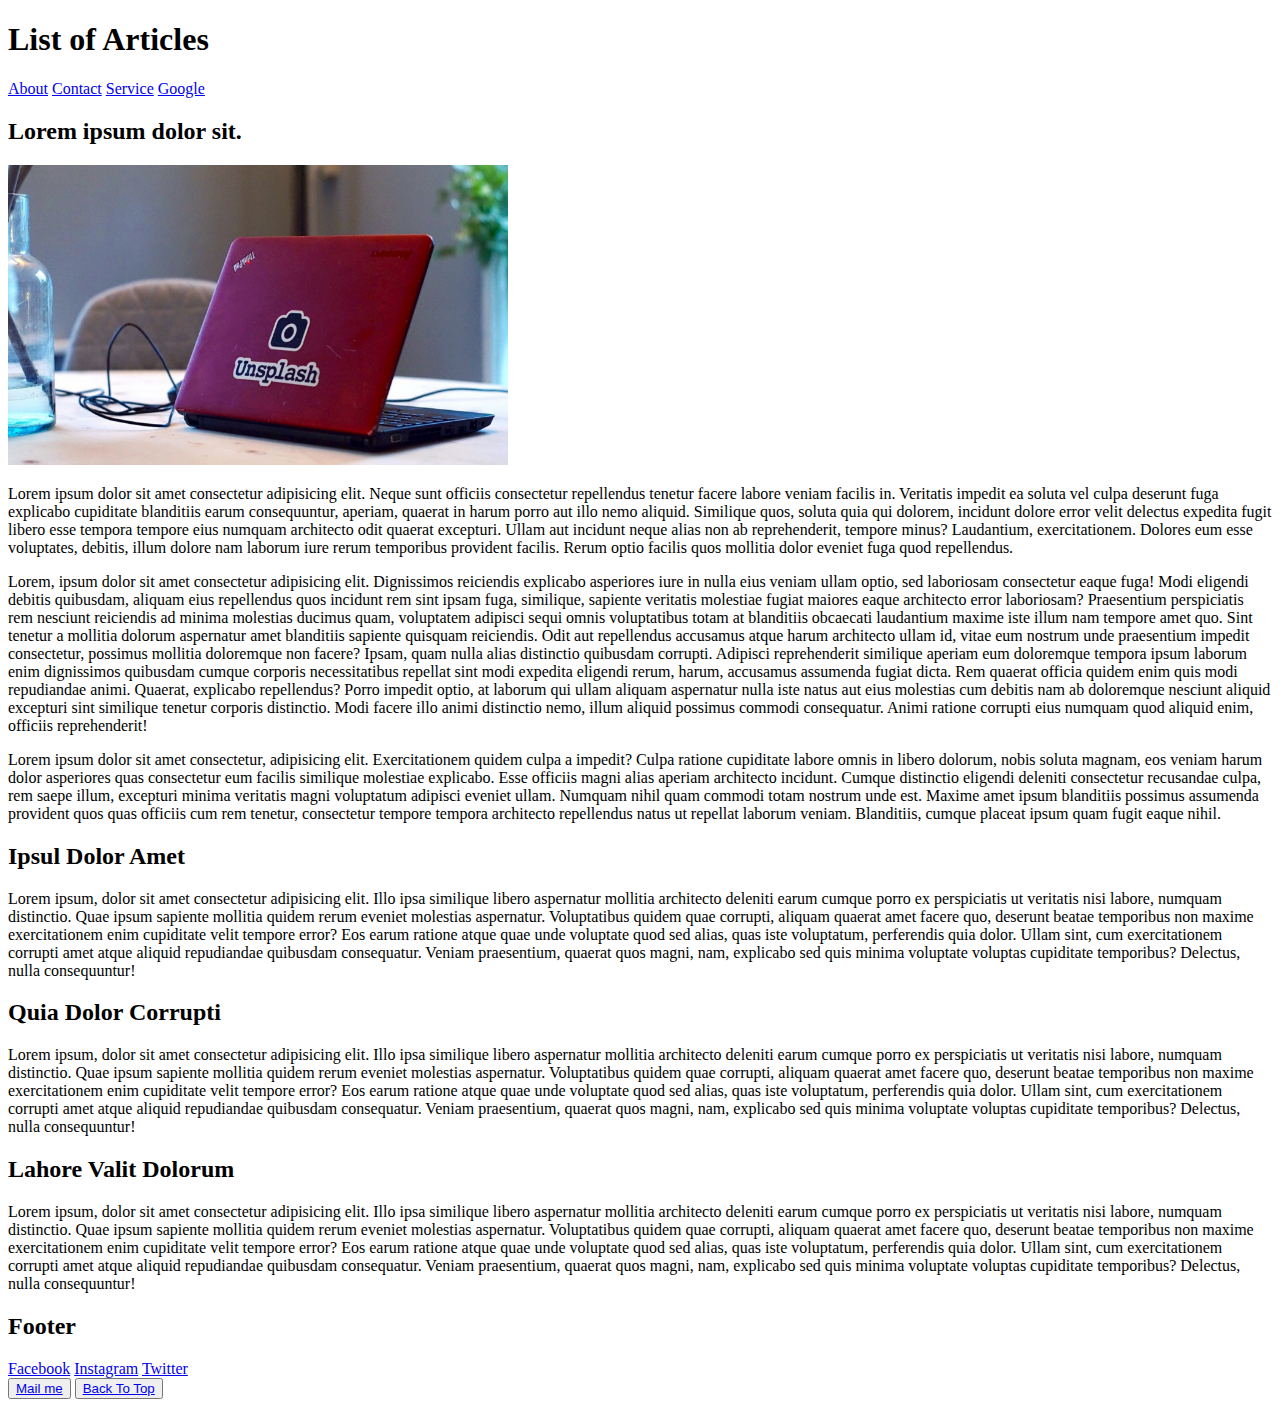
<file: block-BHaaak/service.html>
<!DOCTYPE html>
<html lang="en">
  <head>
    <meta charset="UTF-8" />
    <meta http-equiv="X-UA-Compatible" content="IE=edge" />
    <meta name="viewport" content="width=device-width, initial-scale=1.0" />
    <title>Assignment level-1</title>
  </head>
  <body id="top">
    <header>
      <div>
        <h1>List of Articles</h1>
        <nav>
          <a href="./about.html">About</a>
          <a href="./contact.html">Contact</a>
          <a href="./service.html">Service</a>
          <a href="https://google.com" target="_blank">Google</a>
        </nav>
      </div>
    </header>
    <main>
      <section>
        <article>
          <h2>Lorem ipsum dolor sit.</h2>
          <img
            src="./assets/media/sven-brandsma-u_O2RuThM8o-unsplash.jpg"
            alt="profile"
            width="500"
            height="300"
          />
          <p>
            Lorem ipsum dolor sit amet consectetur adipisicing elit. Neque sunt
            officiis consectetur repellendus tenetur facere labore veniam
            facilis in. Veritatis impedit ea soluta vel culpa deserunt fuga
            explicabo cupiditate blanditiis earum consequuntur, aperiam, quaerat
            in harum porro aut illo nemo aliquid. Similique quos, soluta quia
            qui dolorem, incidunt dolore error velit delectus expedita fugit
            libero esse tempora tempore eius numquam architecto odit quaerat
            excepturi. Ullam aut incidunt neque alias non ab reprehenderit,
            tempore minus? Laudantium, exercitationem. Dolores eum esse
            voluptates, debitis, illum dolore nam laborum iure rerum temporibus
            provident facilis. Rerum optio facilis quos mollitia dolor eveniet
            fuga quod repellendus.
          </p>
          <p>
            Lorem, ipsum dolor sit amet consectetur adipisicing elit.
            Dignissimos reiciendis explicabo asperiores iure in nulla eius
            veniam ullam optio, sed laboriosam consectetur eaque fuga! Modi
            eligendi debitis quibusdam, aliquam eius repellendus quos incidunt
            rem sint ipsam fuga, similique, sapiente veritatis molestiae fugiat
            maiores eaque architecto error laboriosam? Praesentium perspiciatis
            rem nesciunt reiciendis ad minima molestias ducimus quam, voluptatem
            adipisci sequi omnis voluptatibus totam at blanditiis obcaecati
            laudantium maxime iste illum nam tempore amet quo. Sint tenetur a
            mollitia dolorum aspernatur amet blanditiis sapiente quisquam
            reiciendis. Odit aut repellendus accusamus atque harum architecto
            ullam id, vitae eum nostrum unde praesentium impedit consectetur,
            possimus mollitia doloremque non facere? Ipsam, quam nulla alias
            distinctio quibusdam corrupti. Adipisci reprehenderit similique
            aperiam eum doloremque tempora ipsum laborum enim dignissimos
            quibusdam cumque corporis necessitatibus repellat sint modi expedita
            eligendi rerum, harum, accusamus assumenda fugiat dicta. Rem quaerat
            officia quidem enim quis modi repudiandae animi. Quaerat, explicabo
            repellendus? Porro impedit optio, at laborum qui ullam aliquam
            aspernatur nulla iste natus aut eius molestias cum debitis nam ab
            doloremque nesciunt aliquid excepturi sint similique tenetur
            corporis distinctio. Modi facere illo animi distinctio nemo, illum
            aliquid possimus commodi consequatur. Animi ratione corrupti eius
            numquam quod aliquid enim, officiis reprehenderit!
          </p>
          <p>
            Lorem ipsum dolor sit amet consectetur, adipisicing elit.
            Exercitationem quidem culpa a impedit? Culpa ratione cupiditate
            labore omnis in libero dolorum, nobis soluta magnam, eos veniam
            harum dolor asperiores quas consectetur eum facilis similique
            molestiae explicabo. Esse officiis magni alias aperiam architecto
            incidunt. Cumque distinctio eligendi deleniti consectetur recusandae
            culpa, rem saepe illum, excepturi minima veritatis magni voluptatum
            adipisci eveniet ullam. Numquam nihil quam commodi totam nostrum
            unde est. Maxime amet ipsum blanditiis possimus assumenda provident
            quos quas officiis cum rem tenetur, consectetur tempore tempora
            architecto repellendus natus ut repellat laborum veniam. Blanditiis,
            cumque placeat ipsum quam fugit eaque nihil.
          </p>
          <h2>Ipsul Dolor Amet</h2>
          <p>
            Lorem ipsum, dolor sit amet consectetur adipisicing elit. Illo ipsa
            similique libero aspernatur mollitia architecto deleniti earum
            cumque porro ex perspiciatis ut veritatis nisi labore, numquam
            distinctio. Quae ipsum sapiente mollitia quidem rerum eveniet
            molestias aspernatur. Voluptatibus quidem quae corrupti, aliquam
            quaerat amet facere quo, deserunt beatae temporibus non maxime
            exercitationem enim cupiditate velit tempore error? Eos earum
            ratione atque quae unde voluptate quod sed alias, quas iste
            voluptatum, perferendis quia dolor. Ullam sint, cum exercitationem
            corrupti amet atque aliquid repudiandae quibusdam consequatur.
            Veniam praesentium, quaerat quos magni, nam, explicabo sed quis
            minima voluptate voluptas cupiditate temporibus? Delectus, nulla
            consequuntur!
          </p>
          <h2>Quia Dolor Corrupti</h2>
          <p>
            Lorem ipsum, dolor sit amet consectetur adipisicing elit. Illo ipsa
            similique libero aspernatur mollitia architecto deleniti earum
            cumque porro ex perspiciatis ut veritatis nisi labore, numquam
            distinctio. Quae ipsum sapiente mollitia quidem rerum eveniet
            molestias aspernatur. Voluptatibus quidem quae corrupti, aliquam
            quaerat amet facere quo, deserunt beatae temporibus non maxime
            exercitationem enim cupiditate velit tempore error? Eos earum
            ratione atque quae unde voluptate quod sed alias, quas iste
            voluptatum, perferendis quia dolor. Ullam sint, cum exercitationem
            corrupti amet atque aliquid repudiandae quibusdam consequatur.
            Veniam praesentium, quaerat quos magni, nam, explicabo sed quis
            minima voluptate voluptas cupiditate temporibus? Delectus, nulla
            consequuntur!
          </p>
          <h2>Lahore Valit Dolorum</h2>
          <p>
            Lorem ipsum, dolor sit amet consectetur adipisicing elit. Illo ipsa
            similique libero aspernatur mollitia architecto deleniti earum
            cumque porro ex perspiciatis ut veritatis nisi labore, numquam
            distinctio. Quae ipsum sapiente mollitia quidem rerum eveniet
            molestias aspernatur. Voluptatibus quidem quae corrupti, aliquam
            quaerat amet facere quo, deserunt beatae temporibus non maxime
            exercitationem enim cupiditate velit tempore error? Eos earum
            ratione atque quae unde voluptate quod sed alias, quas iste
            voluptatum, perferendis quia dolor. Ullam sint, cum exercitationem
            corrupti amet atque aliquid repudiandae quibusdam consequatur.
            Veniam praesentium, quaerat quos magni, nam, explicabo sed quis
            minima voluptate voluptas cupiditate temporibus? Delectus, nulla
            consequuntur!
          </p>
        </article>
      </section>
    </main>
    <footer>
      <h2>Footer</h2>
      <nav>
        <a href="https://www.facebook.com/" target="_blank">Facebook</a>
        <a href="https://www.instagram.com/" target="_blank">Instagram</a>
        <a href="https://twitter.com/home" target="_blank">Twitter</a>
      </nav>
      <div>
        <button>
          <a
            href="mailto:xyz@example.com?subject=Reacching%20Out&body=How%20Are%20You?"
            >Mail me</a
          >
        </button>
        <button><a href="#Top">Back To Top</a></button>
      </div>
    </footer>
  </body>
</html>
</file>
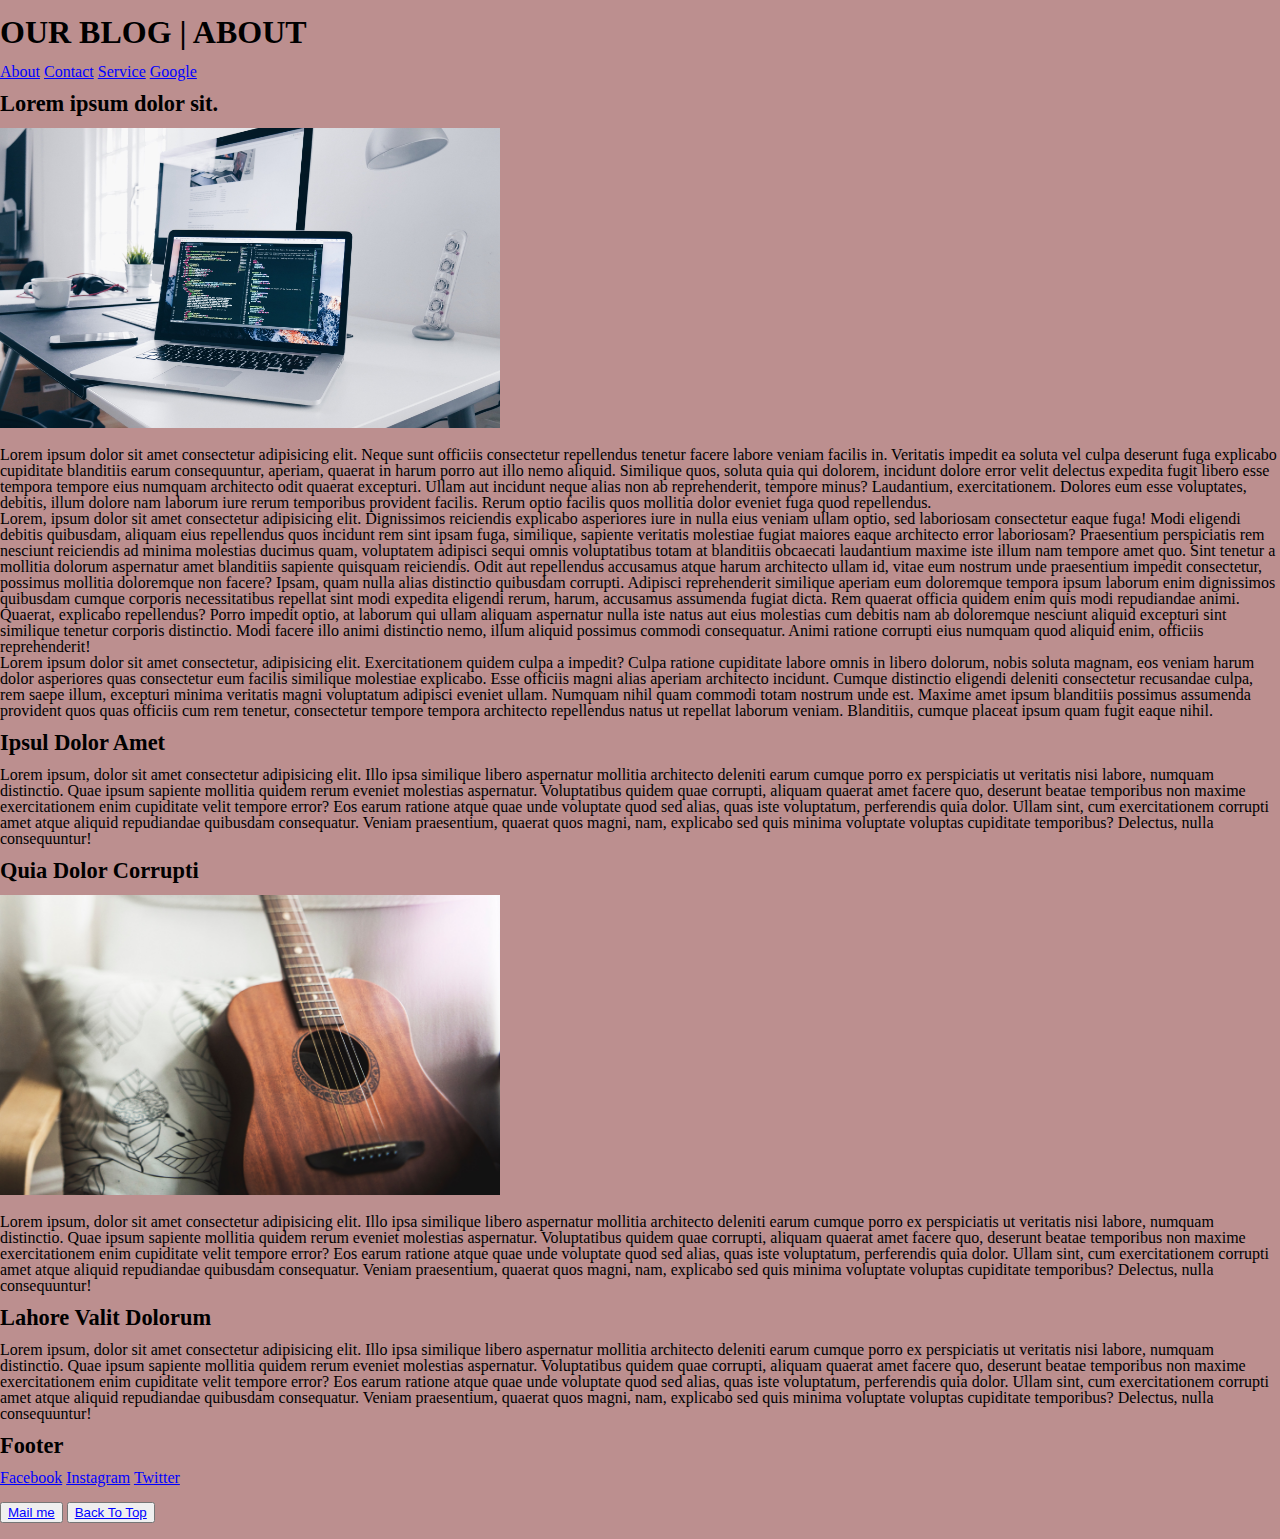
<file: block-BHaaam/about.html>
<!DOCTYPE html>
<html lang="en">
  <head>
    <meta charset="UTF-8" />
    <meta http-equiv="X-UA-Compatible" content="IE=edge" />
    <meta name="viewport" content="width=device-width, initial-scale=1.0" />
    <title>Assignment level-2</title>
    <link rel="stylesheet" href="./stylesheets/style.css" />
  </head>
  <body id="top" class="Bg-color2">
    <header>
      <div>
        <h1>OUR BLOG | ABOUT</h1>
        <nav>
          <a href="./about.html">About</a>
          <a href="./contact.html">Contact</a>
          <a href="./service.html">Service</a>
          <a href="https://google.com" target="_blank">Google</a>
        </nav>
      </div>
    </header>
    <main>
      <article class="art-1">
        <h2>Lorem ipsum dolor sit.</h2>
        <img
          src="./media/christopher-gower-m_HRfLhgABo-unsplash.jpg"
          alt="profile"
          width="500"
          height="300"
        />
        <p>
          Lorem ipsum dolor sit amet consectetur adipisicing elit. Neque sunt
          officiis consectetur repellendus tenetur facere labore veniam facilis
          in. Veritatis impedit ea soluta vel culpa deserunt fuga explicabo
          cupiditate blanditiis earum consequuntur, aperiam, quaerat in harum
          porro aut illo nemo aliquid. Similique quos, soluta quia qui dolorem,
          incidunt dolore error velit delectus expedita fugit libero esse
          tempora tempore eius numquam architecto odit quaerat excepturi. Ullam
          aut incidunt neque alias non ab reprehenderit, tempore minus?
          Laudantium, exercitationem. Dolores eum esse voluptates, debitis,
          illum dolore nam laborum iure rerum temporibus provident facilis.
          Rerum optio facilis quos mollitia dolor eveniet fuga quod repellendus.
        </p>
        <p>
          Lorem, ipsum dolor sit amet consectetur adipisicing elit. Dignissimos
          reiciendis explicabo asperiores iure in nulla eius veniam ullam optio,
          sed laboriosam consectetur eaque fuga! Modi eligendi debitis
          quibusdam, aliquam eius repellendus quos incidunt rem sint ipsam fuga,
          similique, sapiente veritatis molestiae fugiat maiores eaque
          architecto error laboriosam? Praesentium perspiciatis rem nesciunt
          reiciendis ad minima molestias ducimus quam, voluptatem adipisci sequi
          omnis voluptatibus totam at blanditiis obcaecati laudantium maxime
          iste illum nam tempore amet quo. Sint tenetur a mollitia dolorum
          aspernatur amet blanditiis sapiente quisquam reiciendis. Odit aut
          repellendus accusamus atque harum architecto ullam id, vitae eum
          nostrum unde praesentium impedit consectetur, possimus mollitia
          doloremque non facere? Ipsam, quam nulla alias distinctio quibusdam
          corrupti. Adipisci reprehenderit similique aperiam eum doloremque
          tempora ipsum laborum enim dignissimos quibusdam cumque corporis
          necessitatibus repellat sint modi expedita eligendi rerum, harum,
          accusamus assumenda fugiat dicta. Rem quaerat officia quidem enim quis
          modi repudiandae animi. Quaerat, explicabo repellendus? Porro impedit
          optio, at laborum qui ullam aliquam aspernatur nulla iste natus aut
          eius molestias cum debitis nam ab doloremque nesciunt aliquid
          excepturi sint similique tenetur corporis distinctio. Modi facere illo
          animi distinctio nemo, illum aliquid possimus commodi consequatur.
          Animi ratione corrupti eius numquam quod aliquid enim, officiis
          reprehenderit!
        </p>
        <p>
          Lorem ipsum dolor sit amet consectetur, adipisicing elit.
          Exercitationem quidem culpa a impedit? Culpa ratione cupiditate labore
          omnis in libero dolorum, nobis soluta magnam, eos veniam harum dolor
          asperiores quas consectetur eum facilis similique molestiae explicabo.
          Esse officiis magni alias aperiam architecto incidunt. Cumque
          distinctio eligendi deleniti consectetur recusandae culpa, rem saepe
          illum, excepturi minima veritatis magni voluptatum adipisci eveniet
          ullam. Numquam nihil quam commodi totam nostrum unde est. Maxime amet
          ipsum blanditiis possimus assumenda provident quos quas officiis cum
          rem tenetur, consectetur tempore tempora architecto repellendus natus
          ut repellat laborum veniam. Blanditiis, cumque placeat ipsum quam
          fugit eaque nihil.
        </p>
        <h2>Ipsul Dolor Amet</h2>
        <p>
          Lorem ipsum, dolor sit amet consectetur adipisicing elit. Illo ipsa
          similique libero aspernatur mollitia architecto deleniti earum cumque
          porro ex perspiciatis ut veritatis nisi labore, numquam distinctio.
          Quae ipsum sapiente mollitia quidem rerum eveniet molestias
          aspernatur. Voluptatibus quidem quae corrupti, aliquam quaerat amet
          facere quo, deserunt beatae temporibus non maxime exercitationem enim
          cupiditate velit tempore error? Eos earum ratione atque quae unde
          voluptate quod sed alias, quas iste voluptatum, perferendis quia
          dolor. Ullam sint, cum exercitationem corrupti amet atque aliquid
          repudiandae quibusdam consequatur. Veniam praesentium, quaerat quos
          magni, nam, explicabo sed quis minima voluptate voluptas cupiditate
          temporibus? Delectus, nulla consequuntur!
        </p>
      </article>
      <article class="art-2">
        <h2>Quia Dolor Corrupti</h2>
        <img src="./media/two.jpg" alt="Guitar-2" width="500" height="300" />
        <p>
          Lorem ipsum, dolor sit amet consectetur adipisicing elit. Illo ipsa
          similique libero aspernatur mollitia architecto deleniti earum cumque
          porro ex perspiciatis ut veritatis nisi labore, numquam distinctio.
          Quae ipsum sapiente mollitia quidem rerum eveniet molestias
          aspernatur. Voluptatibus quidem quae corrupti, aliquam quaerat amet
          facere quo, deserunt beatae temporibus non maxime exercitationem enim
          cupiditate velit tempore error? Eos earum ratione atque quae unde
          voluptate quod sed alias, quas iste voluptatum, perferendis quia
          dolor. Ullam sint, cum exercitationem corrupti amet atque aliquid
          repudiandae quibusdam consequatur. Veniam praesentium, quaerat quos
          magni, nam, explicabo sed quis minima voluptate voluptas cupiditate
          temporibus? Delectus, nulla consequuntur!
        </p>
        <h2>Lahore Valit Dolorum</h2>
        <p>
          Lorem ipsum, dolor sit amet consectetur adipisicing elit. Illo ipsa
          similique libero aspernatur mollitia architecto deleniti earum cumque
          porro ex perspiciatis ut veritatis nisi labore, numquam distinctio.
          Quae ipsum sapiente mollitia quidem rerum eveniet molestias
          aspernatur. Voluptatibus quidem quae corrupti, aliquam quaerat amet
          facere quo, deserunt beatae temporibus non maxime exercitationem enim
          cupiditate velit tempore error? Eos earum ratione atque quae unde
          voluptate quod sed alias, quas iste voluptatum, perferendis quia
          dolor. Ullam sint, cum exercitationem corrupti amet atque aliquid
          repudiandae quibusdam consequatur. Veniam praesentium, quaerat quos
          magni, nam, explicabo sed quis minima voluptate voluptas cupiditate
          temporibus? Delectus, nulla consequuntur!
        </p>
      </article>
    </main>
    <footer>
      <h2>Footer</h2>
      <nav>
        <a href="https://www.facebook.com/" target="_blank">Facebook</a>
        <a href="https://www.instagram.com/" target="_blank">Instagram</a>
        <a href="https://twitter.com/home" target="_blank">Twitter</a>
      </nav>
      <div>
        <button>
          <a
            href="mailto:xyz@example.com?subject=Reacching%20Out&body=How%20Are%20You?"
            >Mail me</a
          >
        </button>
        <button><a href="#Top">Back To Top</a></button>
      </div>
    </footer>
  </body>
</html>
</file>
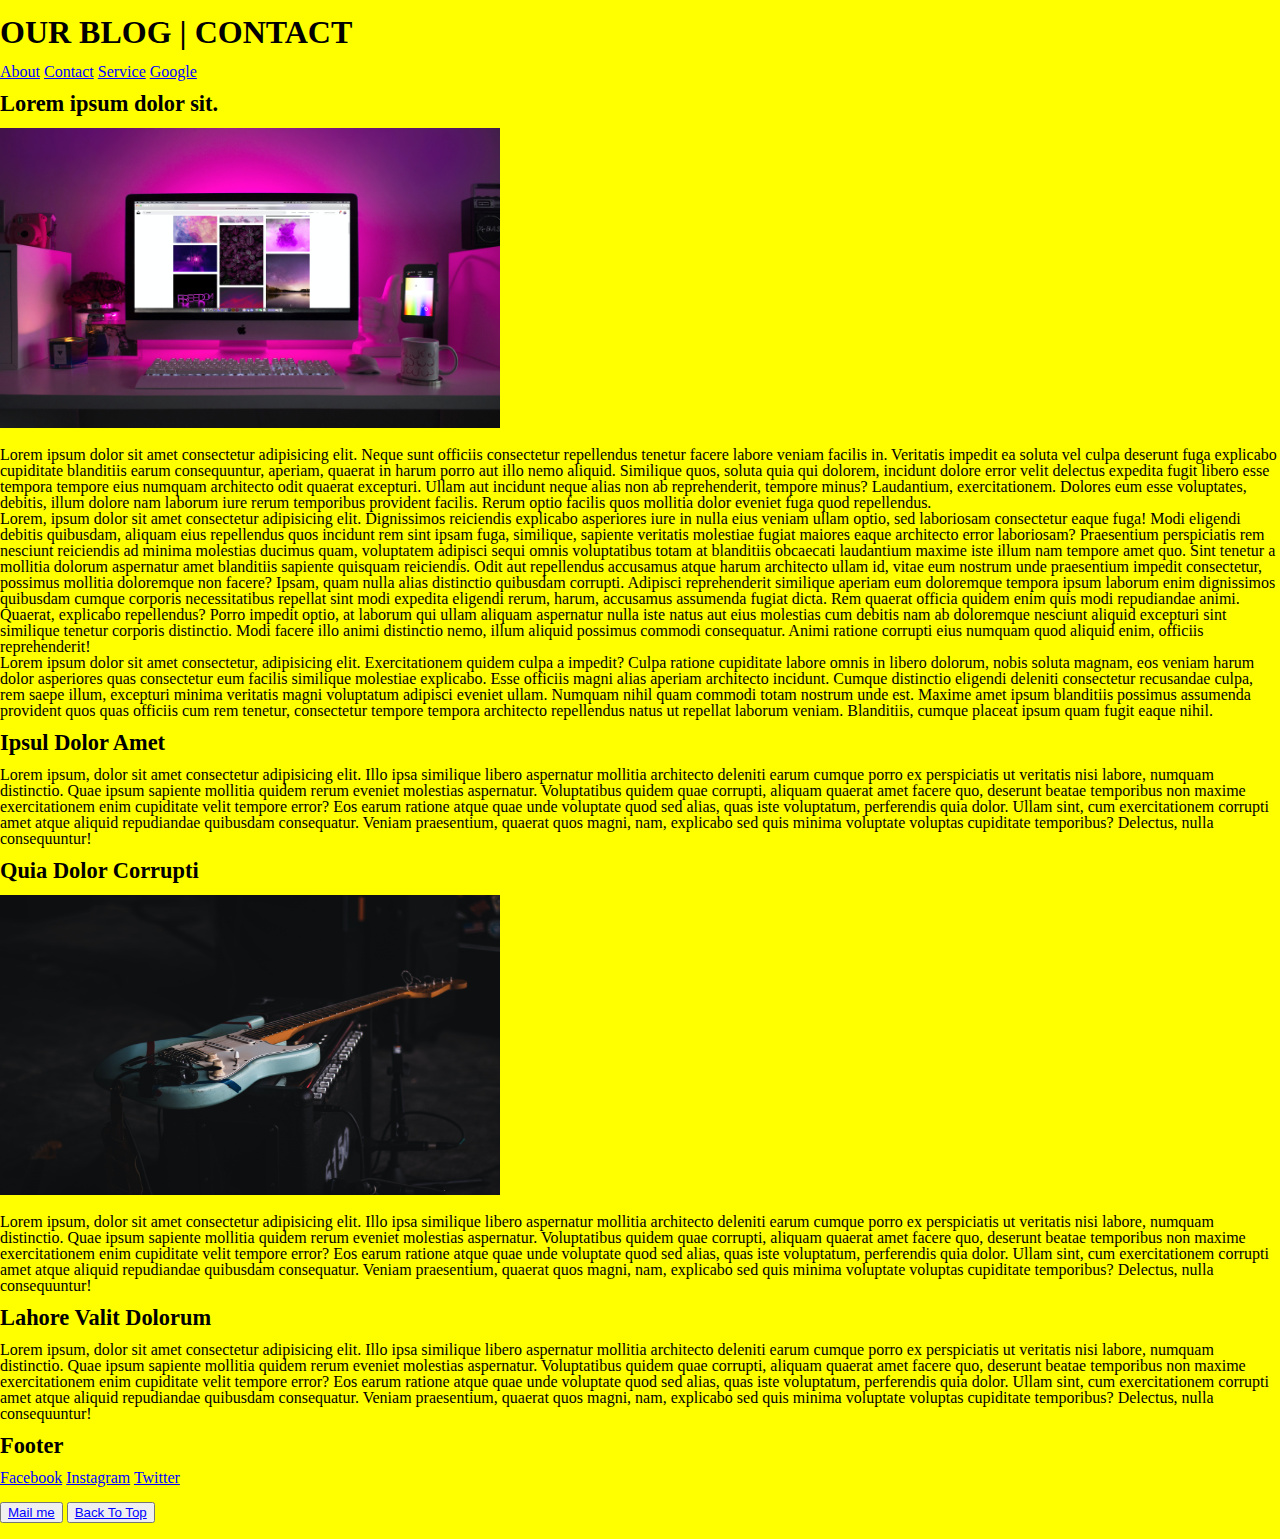
<file: block-BHaaam/contact.html>
<!DOCTYPE html>
<html lang="en">
  <head>
    <meta charset="UTF-8" />
    <meta http-equiv="X-UA-Compatible" content="IE=edge" />
    <meta name="viewport" content="width=device-width, initial-scale=1.0" />
    <title>Assignment level-2</title>
    <link rel="stylesheet" href="./stylesheets/style.css" />
  </head>
  <body id="top" class="Bg-color3">
    <header>
      <div>
        <h1>OUR BLOG | CONTACT</h1>
        <nav>
          <a href="./about.html">About</a>
          <a href="./contact.html">Contact</a>
          <a href="./service.html">Service</a>
          <a href="https://google.com" target="_blank">Google</a>
        </nav>
      </div>
    </header>
    <main>
      <article class="art-1">
        <h2>Lorem ipsum dolor sit.</h2>
        <img
          src="./media/designecologist-Pmh0UoG1vlE-unsplash.jpg"
          alt="profile"
          width="500"
          height="300"
        />
        <p>
          Lorem ipsum dolor sit amet consectetur adipisicing elit. Neque sunt
          officiis consectetur repellendus tenetur facere labore veniam facilis
          in. Veritatis impedit ea soluta vel culpa deserunt fuga explicabo
          cupiditate blanditiis earum consequuntur, aperiam, quaerat in harum
          porro aut illo nemo aliquid. Similique quos, soluta quia qui dolorem,
          incidunt dolore error velit delectus expedita fugit libero esse
          tempora tempore eius numquam architecto odit quaerat excepturi. Ullam
          aut incidunt neque alias non ab reprehenderit, tempore minus?
          Laudantium, exercitationem. Dolores eum esse voluptates, debitis,
          illum dolore nam laborum iure rerum temporibus provident facilis.
          Rerum optio facilis quos mollitia dolor eveniet fuga quod repellendus.
        </p>
        <p>
          Lorem, ipsum dolor sit amet consectetur adipisicing elit. Dignissimos
          reiciendis explicabo asperiores iure in nulla eius veniam ullam optio,
          sed laboriosam consectetur eaque fuga! Modi eligendi debitis
          quibusdam, aliquam eius repellendus quos incidunt rem sint ipsam fuga,
          similique, sapiente veritatis molestiae fugiat maiores eaque
          architecto error laboriosam? Praesentium perspiciatis rem nesciunt
          reiciendis ad minima molestias ducimus quam, voluptatem adipisci sequi
          omnis voluptatibus totam at blanditiis obcaecati laudantium maxime
          iste illum nam tempore amet quo. Sint tenetur a mollitia dolorum
          aspernatur amet blanditiis sapiente quisquam reiciendis. Odit aut
          repellendus accusamus atque harum architecto ullam id, vitae eum
          nostrum unde praesentium impedit consectetur, possimus mollitia
          doloremque non facere? Ipsam, quam nulla alias distinctio quibusdam
          corrupti. Adipisci reprehenderit similique aperiam eum doloremque
          tempora ipsum laborum enim dignissimos quibusdam cumque corporis
          necessitatibus repellat sint modi expedita eligendi rerum, harum,
          accusamus assumenda fugiat dicta. Rem quaerat officia quidem enim quis
          modi repudiandae animi. Quaerat, explicabo repellendus? Porro impedit
          optio, at laborum qui ullam aliquam aspernatur nulla iste natus aut
          eius molestias cum debitis nam ab doloremque nesciunt aliquid
          excepturi sint similique tenetur corporis distinctio. Modi facere illo
          animi distinctio nemo, illum aliquid possimus commodi consequatur.
          Animi ratione corrupti eius numquam quod aliquid enim, officiis
          reprehenderit!
        </p>
        <p>
          Lorem ipsum dolor sit amet consectetur, adipisicing elit.
          Exercitationem quidem culpa a impedit? Culpa ratione cupiditate labore
          omnis in libero dolorum, nobis soluta magnam, eos veniam harum dolor
          asperiores quas consectetur eum facilis similique molestiae explicabo.
          Esse officiis magni alias aperiam architecto incidunt. Cumque
          distinctio eligendi deleniti consectetur recusandae culpa, rem saepe
          illum, excepturi minima veritatis magni voluptatum adipisci eveniet
          ullam. Numquam nihil quam commodi totam nostrum unde est. Maxime amet
          ipsum blanditiis possimus assumenda provident quos quas officiis cum
          rem tenetur, consectetur tempore tempora architecto repellendus natus
          ut repellat laborum veniam. Blanditiis, cumque placeat ipsum quam
          fugit eaque nihil.
        </p>
        <h2>Ipsul Dolor Amet</h2>
        <p>
          Lorem ipsum, dolor sit amet consectetur adipisicing elit. Illo ipsa
          similique libero aspernatur mollitia architecto deleniti earum cumque
          porro ex perspiciatis ut veritatis nisi labore, numquam distinctio.
          Quae ipsum sapiente mollitia quidem rerum eveniet molestias
          aspernatur. Voluptatibus quidem quae corrupti, aliquam quaerat amet
          facere quo, deserunt beatae temporibus non maxime exercitationem enim
          cupiditate velit tempore error? Eos earum ratione atque quae unde
          voluptate quod sed alias, quas iste voluptatum, perferendis quia
          dolor. Ullam sint, cum exercitationem corrupti amet atque aliquid
          repudiandae quibusdam consequatur. Veniam praesentium, quaerat quos
          magni, nam, explicabo sed quis minima voluptate voluptas cupiditate
          temporibus? Delectus, nulla consequuntur!
        </p>
      </article>
      <article class="art-2">
        <h2>Quia Dolor Corrupti</h2>
        <img src="./media/three.jpg" alt="Guitar-3" width="500" height="300" />
        <p>
          Lorem ipsum, dolor sit amet consectetur adipisicing elit. Illo ipsa
          similique libero aspernatur mollitia architecto deleniti earum cumque
          porro ex perspiciatis ut veritatis nisi labore, numquam distinctio.
          Quae ipsum sapiente mollitia quidem rerum eveniet molestias
          aspernatur. Voluptatibus quidem quae corrupti, aliquam quaerat amet
          facere quo, deserunt beatae temporibus non maxime exercitationem enim
          cupiditate velit tempore error? Eos earum ratione atque quae unde
          voluptate quod sed alias, quas iste voluptatum, perferendis quia
          dolor. Ullam sint, cum exercitationem corrupti amet atque aliquid
          repudiandae quibusdam consequatur. Veniam praesentium, quaerat quos
          magni, nam, explicabo sed quis minima voluptate voluptas cupiditate
          temporibus? Delectus, nulla consequuntur!
        </p>
        <h2>Lahore Valit Dolorum</h2>
        <p>
          Lorem ipsum, dolor sit amet consectetur adipisicing elit. Illo ipsa
          similique libero aspernatur mollitia architecto deleniti earum cumque
          porro ex perspiciatis ut veritatis nisi labore, numquam distinctio.
          Quae ipsum sapiente mollitia quidem rerum eveniet molestias
          aspernatur. Voluptatibus quidem quae corrupti, aliquam quaerat amet
          facere quo, deserunt beatae temporibus non maxime exercitationem enim
          cupiditate velit tempore error? Eos earum ratione atque quae unde
          voluptate quod sed alias, quas iste voluptatum, perferendis quia
          dolor. Ullam sint, cum exercitationem corrupti amet atque aliquid
          repudiandae quibusdam consequatur. Veniam praesentium, quaerat quos
          magni, nam, explicabo sed quis minima voluptate voluptas cupiditate
          temporibus? Delectus, nulla consequuntur!
        </p>
      </article>
    </main>
    <footer>
      <h2>Footer</h2>
      <nav>
        <a href="https://www.facebook.com/" target="_blank">Facebook</a>
        <a href="https://www.instagram.com/" target="_blank">Instagram</a>
        <a href="https://twitter.com/home" target="_blank">Twitter</a>
      </nav>
      <div>
        <button>
          <a
            href="mailto:xyz@example.com?subject=Reacching%20Out&body=How%20Are%20You?"
            >Mail me</a
          >
        </button>
        <button><a href="#Top">Back To Top</a></button>
      </div>
    </footer>
  </body>
</html>
</file>
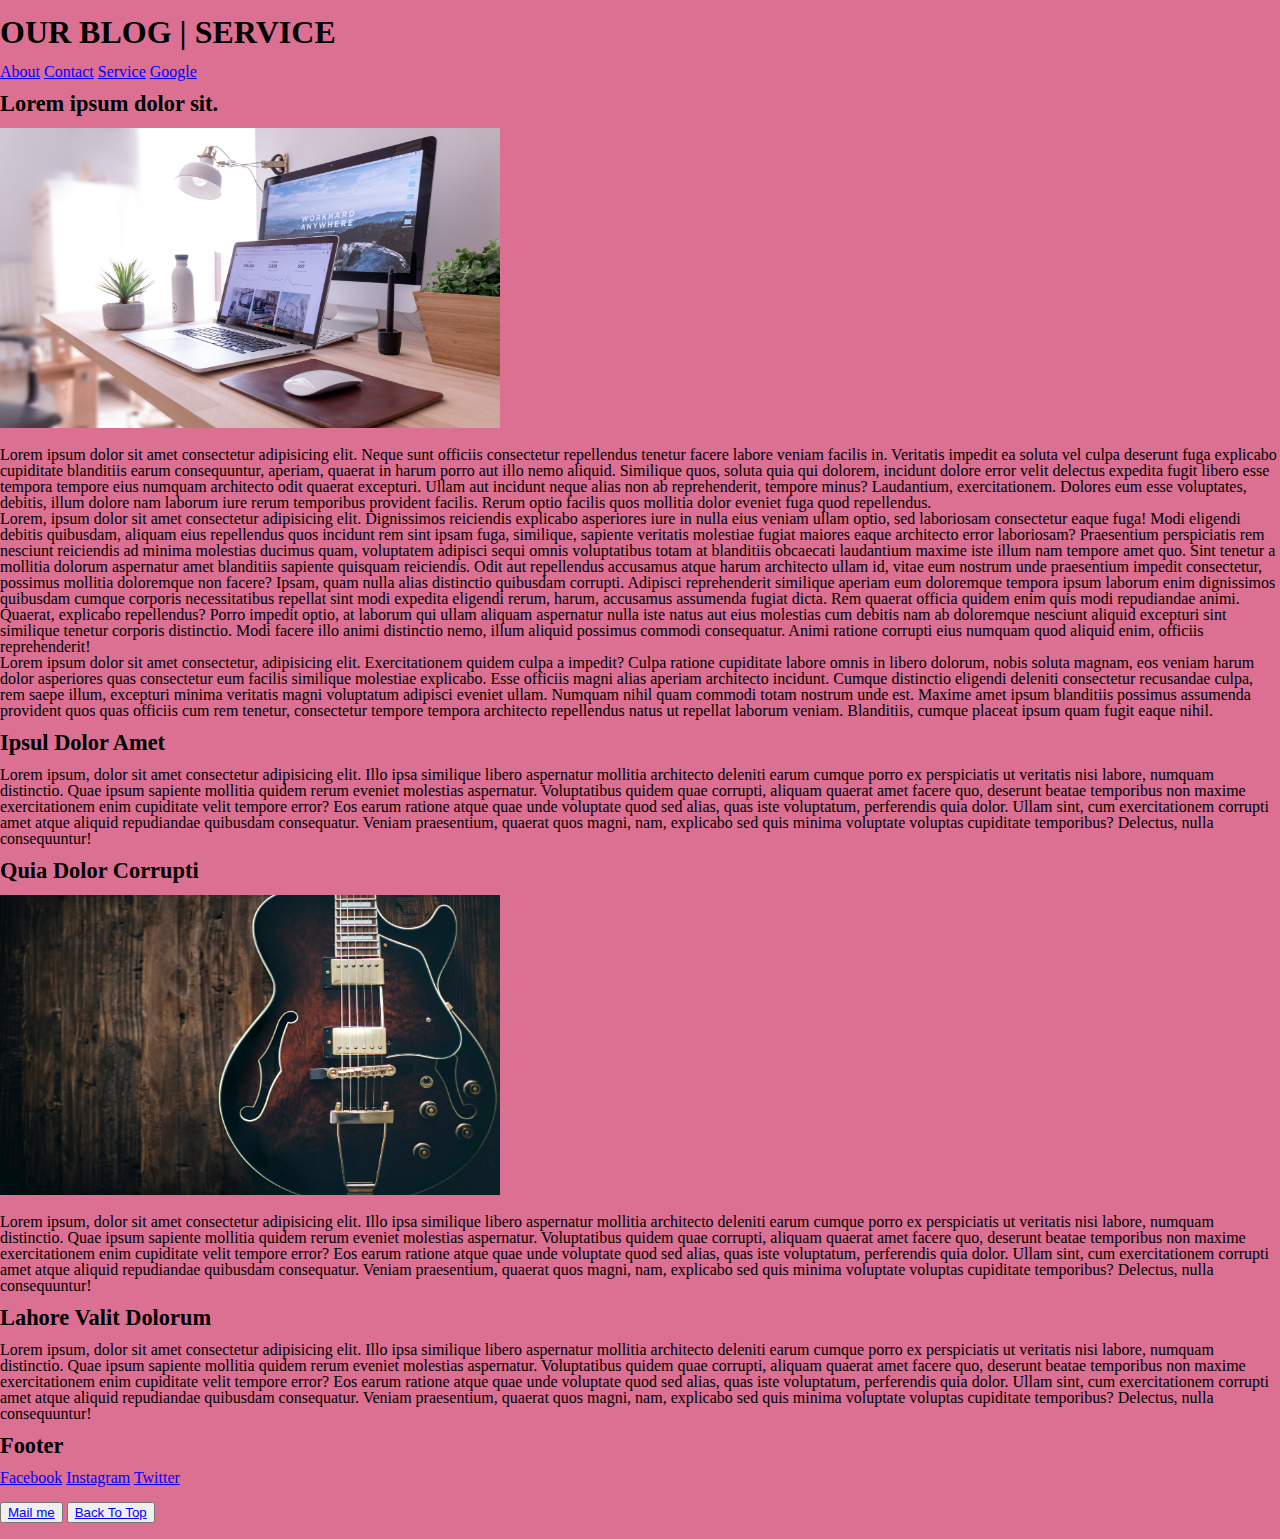
<file: block-BHaaam/service.html>
<!DOCTYPE html>
<html lang="en">
  <head>
    <meta charset="UTF-8" />
    <meta http-equiv="X-UA-Compatible" content="IE=edge" />
    <meta name="viewport" content="width=device-width, initial-scale=1.0" />
    <title>Assignment level-2</title>
    <link rel="stylesheet" href="./stylesheets/style.css" />
  </head>
  <body id="top" class="Bg-color4">
    <header>
      <div>
        <h1>OUR BLOG | SERVICE</h1>
        <nav>
          <a href="./about.html">About</a>
          <a href="./contact.html">Contact</a>
          <a href="./service.html">Service</a>
          <a href="https://google.com" target="_blank">Google</a>
        </nav>
      </div>
    </header>
    <main>
      <article class="art-1">
        <h2>Lorem ipsum dolor sit.</h2>
        <img
          src="./media/domenico-loia-hGV2TfOh0ns-unsplash.jpg"
          alt="profile"
          width="500"
          height="300"
        />
        <p>
          Lorem ipsum dolor sit amet consectetur adipisicing elit. Neque sunt
          officiis consectetur repellendus tenetur facere labore veniam facilis
          in. Veritatis impedit ea soluta vel culpa deserunt fuga explicabo
          cupiditate blanditiis earum consequuntur, aperiam, quaerat in harum
          porro aut illo nemo aliquid. Similique quos, soluta quia qui dolorem,
          incidunt dolore error velit delectus expedita fugit libero esse
          tempora tempore eius numquam architecto odit quaerat excepturi. Ullam
          aut incidunt neque alias non ab reprehenderit, tempore minus?
          Laudantium, exercitationem. Dolores eum esse voluptates, debitis,
          illum dolore nam laborum iure rerum temporibus provident facilis.
          Rerum optio facilis quos mollitia dolor eveniet fuga quod repellendus.
        </p>
        <p>
          Lorem, ipsum dolor sit amet consectetur adipisicing elit. Dignissimos
          reiciendis explicabo asperiores iure in nulla eius veniam ullam optio,
          sed laboriosam consectetur eaque fuga! Modi eligendi debitis
          quibusdam, aliquam eius repellendus quos incidunt rem sint ipsam fuga,
          similique, sapiente veritatis molestiae fugiat maiores eaque
          architecto error laboriosam? Praesentium perspiciatis rem nesciunt
          reiciendis ad minima molestias ducimus quam, voluptatem adipisci sequi
          omnis voluptatibus totam at blanditiis obcaecati laudantium maxime
          iste illum nam tempore amet quo. Sint tenetur a mollitia dolorum
          aspernatur amet blanditiis sapiente quisquam reiciendis. Odit aut
          repellendus accusamus atque harum architecto ullam id, vitae eum
          nostrum unde praesentium impedit consectetur, possimus mollitia
          doloremque non facere? Ipsam, quam nulla alias distinctio quibusdam
          corrupti. Adipisci reprehenderit similique aperiam eum doloremque
          tempora ipsum laborum enim dignissimos quibusdam cumque corporis
          necessitatibus repellat sint modi expedita eligendi rerum, harum,
          accusamus assumenda fugiat dicta. Rem quaerat officia quidem enim quis
          modi repudiandae animi. Quaerat, explicabo repellendus? Porro impedit
          optio, at laborum qui ullam aliquam aspernatur nulla iste natus aut
          eius molestias cum debitis nam ab doloremque nesciunt aliquid
          excepturi sint similique tenetur corporis distinctio. Modi facere illo
          animi distinctio nemo, illum aliquid possimus commodi consequatur.
          Animi ratione corrupti eius numquam quod aliquid enim, officiis
          reprehenderit!
        </p>
        <p>
          Lorem ipsum dolor sit amet consectetur, adipisicing elit.
          Exercitationem quidem culpa a impedit? Culpa ratione cupiditate labore
          omnis in libero dolorum, nobis soluta magnam, eos veniam harum dolor
          asperiores quas consectetur eum facilis similique molestiae explicabo.
          Esse officiis magni alias aperiam architecto incidunt. Cumque
          distinctio eligendi deleniti consectetur recusandae culpa, rem saepe
          illum, excepturi minima veritatis magni voluptatum adipisci eveniet
          ullam. Numquam nihil quam commodi totam nostrum unde est. Maxime amet
          ipsum blanditiis possimus assumenda provident quos quas officiis cum
          rem tenetur, consectetur tempore tempora architecto repellendus natus
          ut repellat laborum veniam. Blanditiis, cumque placeat ipsum quam
          fugit eaque nihil.
        </p>
        <h2>Ipsul Dolor Amet</h2>
        <p>
          Lorem ipsum, dolor sit amet consectetur adipisicing elit. Illo ipsa
          similique libero aspernatur mollitia architecto deleniti earum cumque
          porro ex perspiciatis ut veritatis nisi labore, numquam distinctio.
          Quae ipsum sapiente mollitia quidem rerum eveniet molestias
          aspernatur. Voluptatibus quidem quae corrupti, aliquam quaerat amet
          facere quo, deserunt beatae temporibus non maxime exercitationem enim
          cupiditate velit tempore error? Eos earum ratione atque quae unde
          voluptate quod sed alias, quas iste voluptatum, perferendis quia
          dolor. Ullam sint, cum exercitationem corrupti amet atque aliquid
          repudiandae quibusdam consequatur. Veniam praesentium, quaerat quos
          magni, nam, explicabo sed quis minima voluptate voluptas cupiditate
          temporibus? Delectus, nulla consequuntur!
        </p>
      </article>
      <article class="art-2">
        <h2>Quia Dolor Corrupti</h2>
        <img src="./media/four.jpg" alt="Guitar-4" width="500" height="300" />
        <p>
          Lorem ipsum, dolor sit amet consectetur adipisicing elit. Illo ipsa
          similique libero aspernatur mollitia architecto deleniti earum cumque
          porro ex perspiciatis ut veritatis nisi labore, numquam distinctio.
          Quae ipsum sapiente mollitia quidem rerum eveniet molestias
          aspernatur. Voluptatibus quidem quae corrupti, aliquam quaerat amet
          facere quo, deserunt beatae temporibus non maxime exercitationem enim
          cupiditate velit tempore error? Eos earum ratione atque quae unde
          voluptate quod sed alias, quas iste voluptatum, perferendis quia
          dolor. Ullam sint, cum exercitationem corrupti amet atque aliquid
          repudiandae quibusdam consequatur. Veniam praesentium, quaerat quos
          magni, nam, explicabo sed quis minima voluptate voluptas cupiditate
          temporibus? Delectus, nulla consequuntur!
        </p>
        <h2>Lahore Valit Dolorum</h2>
        <p>
          Lorem ipsum, dolor sit amet consectetur adipisicing elit. Illo ipsa
          similique libero aspernatur mollitia architecto deleniti earum cumque
          porro ex perspiciatis ut veritatis nisi labore, numquam distinctio.
          Quae ipsum sapiente mollitia quidem rerum eveniet molestias
          aspernatur. Voluptatibus quidem quae corrupti, aliquam quaerat amet
          facere quo, deserunt beatae temporibus non maxime exercitationem enim
          cupiditate velit tempore error? Eos earum ratione atque quae unde
          voluptate quod sed alias, quas iste voluptatum, perferendis quia
          dolor. Ullam sint, cum exercitationem corrupti amet atque aliquid
          repudiandae quibusdam consequatur. Veniam praesentium, quaerat quos
          magni, nam, explicabo sed quis minima voluptate voluptas cupiditate
          temporibus? Delectus, nulla consequuntur!
        </p>
      </article>
    </main>
    <footer>
      <h2>Footer</h2>
      <nav>
        <a href="https://www.facebook.com/" target="_blank">Facebook</a>
        <a href="https://www.instagram.com/" target="_blank">Instagram</a>
        <a href="https://twitter.com/home" target="_blank">Twitter</a>
      </nav>
      <div>
        <button>
          <a
            href="mailto:xyz@example.com?subject=Reacching%20Out&body=How%20Are%20You?"
            >Mail me</a
          >
        </button>
        <button><a href="#Top">Back To Top</a></button>
      </div>
    </footer>
  </body>
</html>
</file>
<file: block-BHaaam/stylesheets/style.css>
/* Eric Mayers Reset */
/* http://meyerweb.com/eric/tools/css/reset/ 
   v2.0 | 20110126
   License: none (public domain)
*/

html,
body,
div,
span,
applet,
object,
iframe,
h1,
h2,
h3,
h4,
h5,
h6,
p,
blockquote,
pre,
a,
abbr,
acronym,
address,
big,
cite,
code,
del,
dfn,
em,
img,
ins,
kbd,
q,
s,
samp,
small,
strike,
strong,
sub,
sup,
tt,
var,
b,
u,
i,
center,
dl,
dt,
dd,
ol,
ul,
li,
fieldset,
form,
label,
legend,
table,
caption,
tbody,
tfoot,
thead,
tr,
th,
td,
article,
aside,
canvas,
details,
embed,
figure,
figcaption,
footer,
header,
hgroup,
menu,
nav,
output,
ruby,
section,
summary,
time,
mark,
audio,
video {
  margin: 0;
  padding: 0;
  border: 0;
  font-size: 100%;
  font: inherit;
  vertical-align: baseline;
}
/* HTML5 display-role reset for older browsers */
article,
aside,
details,
figcaption,
figure,
footer,
header,
hgroup,
menu,
nav,
section {
  display: block;
}
body {
  line-height: 1;
}
ol,
ul {
  list-style: none;
}
blockquote,
q {
  quotes: none;
}
blockquote:before,
blockquote:after,
q:before,
q:after {
  content: "";
  content: none;
}
table {
  border-collapse: collapse;
  border-spacing: 0;
}

/* Custom Styles */

h1 {
  font-size: 2rem;
  font-weight: 700;
  padding: 1rem 0;
}

h2 {
  font-size: 1.4rem;
  font-weight: 600;
  padding: 0.8rem 0;
}
img {
  padding-bottom: 1rem;
}
button {
  margin: 1rem 0;
}

a {
  color: blue;
}

.Bg-color1 {
  background-color: aqua;
}

.Bg-color2 {
  background-color: rosybrown;
}

.Bg-color3 {
  background-color: yellow;
}

.Bg-color4 {
  background-color: palevioletred;
}
</file>
<file: block-BHaaan/stylesheets/style.css>
/* Eriic Mayers Reset */
/* http://meyerweb.com/eric/tools/css/reset/ 
   v2.0 | 20110126
   License: none (public domain)
*/

html,
body,
div,
span,
applet,
object,
iframe,
h1,
h2,
h3,
h4,
h5,
h6,
p,
blockquote,
pre,
a,
abbr,
acronym,
address,
big,
cite,
code,
del,
dfn,
em,
img,
ins,
kbd,
q,
s,
samp,
small,
strike,
strong,
sub,
sup,
tt,
var,
b,
u,
i,
center,
dl,
dt,
dd,
ol,
ul,
li,
fieldset,
form,
label,
legend,
table,
caption,
tbody,
tfoot,
thead,
tr,
th,
td,
article,
aside,
canvas,
details,
embed,
figure,
figcaption,
footer,
header,
hgroup,
menu,
nav,
output,
ruby,
section,
summary,
time,
mark,
audio,
video {
  margin: 0;
  padding: 0;
  border: 0;
  font-size: 100%;
  font: inherit;
  vertical-align: baseline;
}
/* HTML5 display-role reset for older browsers */
article,
aside,
details,
figcaption,
figure,
footer,
header,
hgroup,
menu,
nav,
section {
  display: block;
}
body {
  line-height: 1;
}
ol,
ul {
  list-style: none;
}
blockquote,
q {
  quotes: none;
}
blockquote:before,
blockquote:after,
q:before,
q:after {
  content: "";
  content: none;
}
table {
  border-collapse: collapse;
  border-spacing: 0;
}

/* Custom Styles */

a {
  text-decoration: none;
  margin-right: 1rem;
  color: #3535d1;
  font-weight: 600;
}
.header,
.footer {
  text-align: center;
  background-color: #d87093;
  padding: 0.7rem 0;
}

.container {
  max-width: 50rem;
  padding: 2rem;
  margin: 0 auto;
}

h2 {
  font-size: 1.7rem;
  font-weight: 600;
  padding: 1rem 0;
}

body {
  font-family: Arial, Helvetica, sans-serif;
}

img {
  width: 100%;
}

.time {
  color: #3535d1;
  font-weight: 600;
  padding-bottom: 1.3rem;
  display: inline-block;
}

p {
  padding: 0.5rem 0;
}

.btn {
  line-height: 3;
}

.line {
  margin-bottom: 1rem;
}

/* Footer */

.footer {
  background-color: royalblue;
  color: black;
}
</file>
